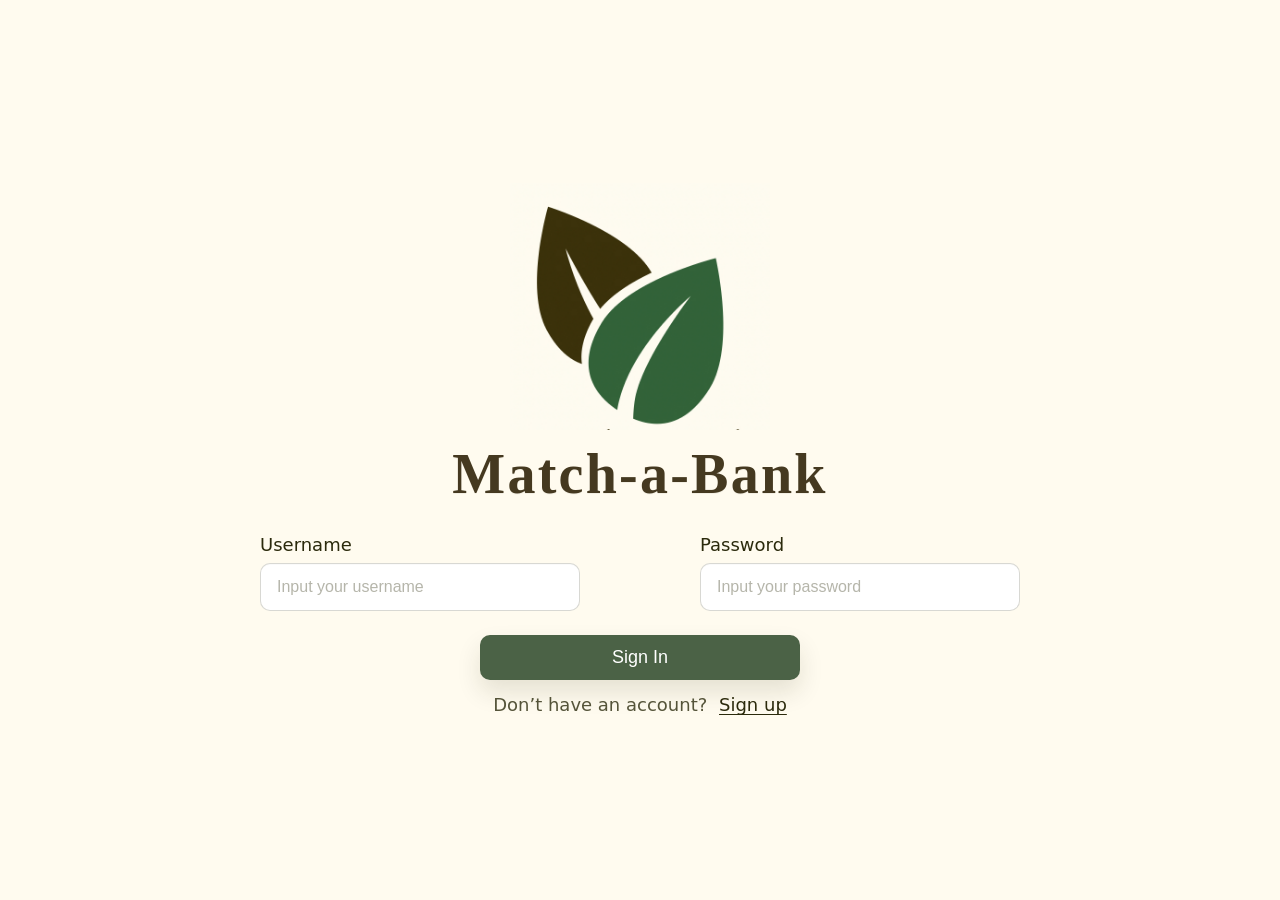
<file: src/gui/index.html>
<!doctype html>
<html lang="en">
  <head>
    <meta charset="UTF-8" />
    <meta name="viewport" content="width=device-width, initial-scale=1.0" />
    <title>Match-a-Bank</title>
    <link rel="stylesheet" href="./css/style.css" />
  </head>
  <body>
    <main class="page">
      <section class="card" aria-label="Login">
        <div class="brand">
          <div class="brand__logo-wrap">
            <img
              class="brand__logo"
              src="./images/logo.png"
              alt="Match-a-Bank logo"
              loading="eager"
              decoding="async"
            />
          </div>
          <h1 class="brand__name">Match-a-Bank</h1>
        </div>

        <form class="form" autocomplete="on">
          <div class="form__row">
            <label class="field">
              <span class="field__label">Username</span>
              <input
                class="field__input"
                type="text"
                name="username"
                placeholder="Input your username"
                autocomplete="username"
                required
              />
            </label>

            <label class="field">
              <span class="field__label">Password</span>
              <input
                class="field__input"
                type="password"
                name="password"
                placeholder="Input your password"
                autocomplete="current-password"
                required
              />
            </label>
          </div>

          <button class="btn" type="submit">Sign In</button>

          <p class="footer">
            <span>Don’t have an account?</span>
            <a class="footer__link" href="sign-in.html">Sign up</a>
          </p>
        </form>
      </section>
    </main>

    <div id="login-error" class="form__error" aria-live="polite"></div>

    <script src="./js/app.js" defer></script>
  </body>
</html>
</file>
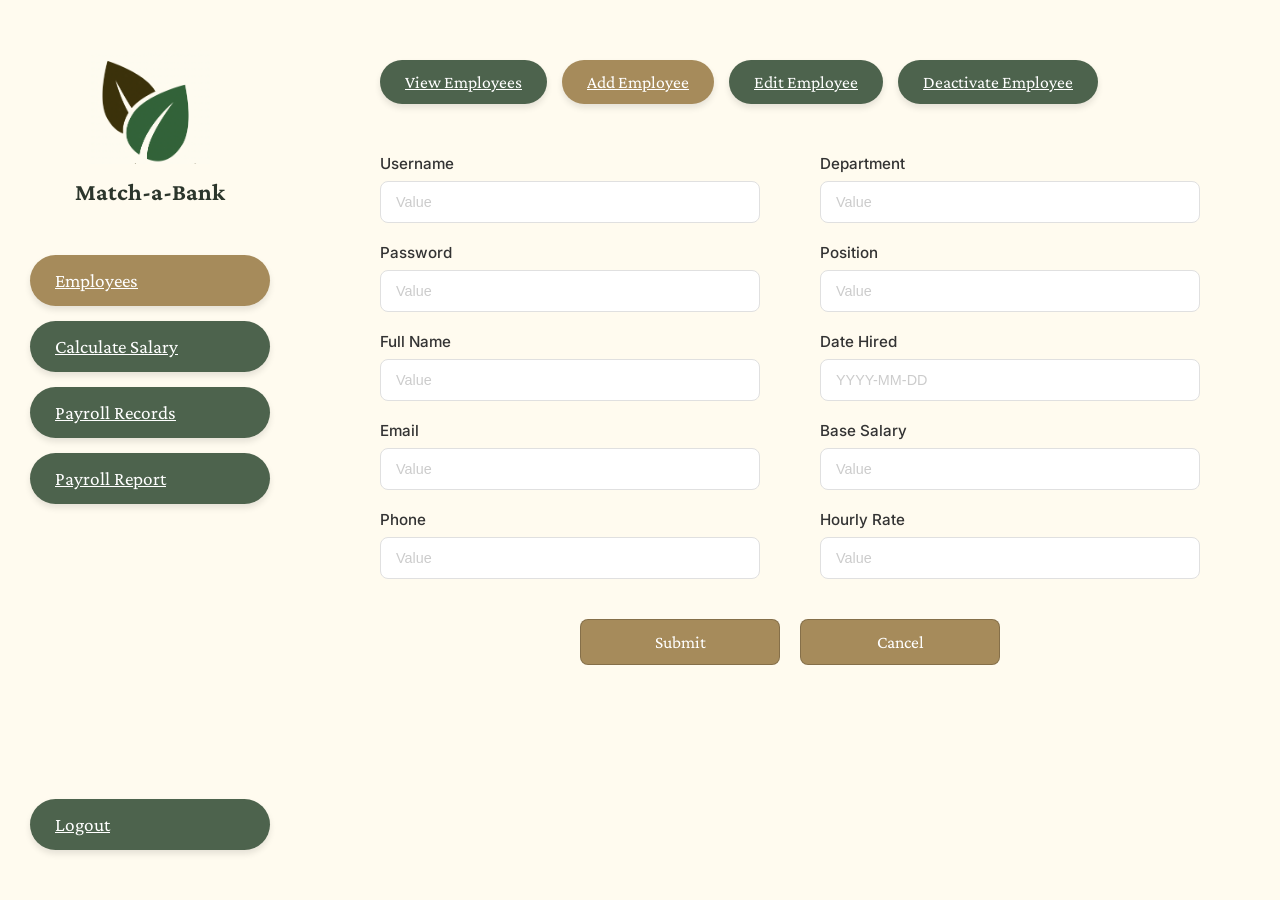
<file: src/gui/admin-employee-add.html>
<!DOCTYPE html>
<html lang="en">
<head>
    <meta charset="UTF-8">
    <meta name="viewport" content="width=device-width, initial-scale=1.0">
    <title>Match-a-Bank | Add Employee</title>
    <link rel="stylesheet" href="css/admin-employee-add.css">
    <link href="https://fonts.googleapis.com/css2?family=Crimson+Pro:wght@400;600&family=Inter:wght@400;500&display=swap" rel="stylesheet">
</head>
<body>

    <div class="app-container">
        <aside class="sidebar">
            <div class="logo-section">
                <img src="images/logo.png" alt="Match-a-Bank Logo" class="app-logo">
                <h1>Match-a-Bank</h1>
            </div>

            <nav class="nav-menu">
        <a href="admin-employee-dashboard.html" class="nav-btn active">Employees</a>
        <a href="admin-salary-search.html" class="nav-btn">Calculate Salary</a>
        <a href="admin-payroll-records.html" class="nav-btn">Payroll Records</a>
        <a href="admin-payroll-report.html" class="nav-btn">Payroll Report</a>
        <div class="spacer"></div>
        <a href="index.html" class="nav-btn logout">Logout</a>
    </nav>
        </aside>

        <main class="main-content">
            <header class="top-nav">
                <div class="action-tabs">
    <a href="admin-employee-view.html" class="tab-btn">View Employees</a>
    <a href="admin-employee-add.html" class="tab-btn active">Add Employee</a>
    <a href="admin-employee-edit-search.html" class="tab-btn">Edit Employee</a>
    <a href="admin-employee-deactivate-search.html" class="tab-btn">Deactivate Employee</a>
</div>
            </header>

            <section class="form-container">
                <form class="employee-form">
                    <div class="form-grid">
                        <div class="form-group">
                            <label>Username</label>
                            <input type="text" name="username" placeholder="Value" required>
                        </div>
                        <div class="form-group">
                            <label>Department</label>
                            <input type="text" name="department" placeholder="Value" required>
                        </div>
                        
                        <div class="form-group">
                            <label>Password</label>
                            <input type="password" name="password" placeholder="Value" required>
                        </div>
                        <div class="form-group">
                            <label>Position</label>
                            <input type="text" name="position" placeholder="Value" required>
                        </div>

                        <div class="form-group">
                            <label>Full Name</label>
                            <input type="text" name="full_name" placeholder="Value" required>
                        </div>
                        <div class="form-group">
                            <label>Date Hired</label>
                            <input type="text" name="date_hired" placeholder="YYYY-MM-DD">
                        </div>

                        <div class="form-group">
                            <label>Email</label>
                            <input type="email" name="email" placeholder="Value" required>
                        </div>
                        <div class="form-group">
                            <label>Base Salary</label>
                            <input type="number" name="base_salary" step="0.01" placeholder="Value" required>
                        </div>

                        <div class="form-group">
                            <label>Phone</label>
                            <input type="text" name="phone" placeholder="Value">
                        </div>
                        <div class="form-group">
                            <label>Hourly Rate</label>
                            <input type="number" name="hourly_rate" step="0.01" placeholder="Value" required>
                        </div>
                    </div>

                    <div class="form-actions">
                        <button type="submit" class="submit-btn">Submit</button>
                        <button type="reset" class="cancel-btn">Cancel</button>
                    </div>
                </form>
            </section>
        </main>
    </div>

    <div id="employee-add-message" class="form__message" aria-live="polite"></div>

    <script src="js/app.js" defer></script>

</body>
</html>
</file>
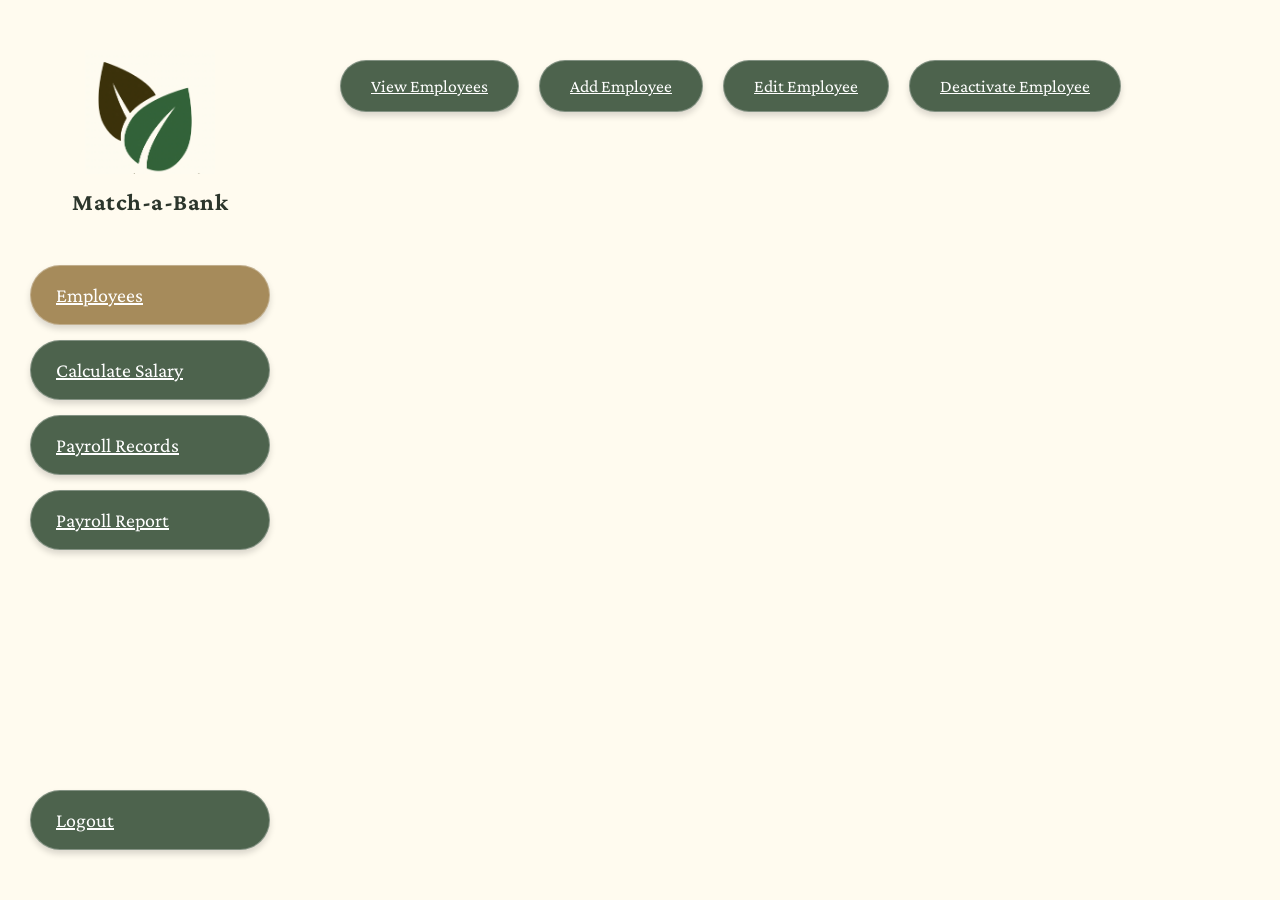
<file: src/gui/admin-employee-dashboard.html>
<!DOCTYPE html>
<html lang="en">
<head>
    <meta charset="UTF-8">
    <meta name="viewport" content="width=device-width, initial-scale=1.0">
    <title>Match-a-Bank | Admin Dashboard</title>
    <link rel="stylesheet" href="css/admin-employee-dashboard.css">
    <link href="https://fonts.googleapis.com/css2?family=Crimson+Pro:wght@400;600&family=Inter:wght@400;500&display=swap" rel="stylesheet">
</head>
<body>

    <div class="app-container">
        <aside class="sidebar">
            <div class="logo-section">
                <img src="images/logo.png" alt="Match-a-Bank Logo" class="app-logo">
                <h1>Match-a-Bank</h1>
            </div>

    <nav class="nav-menu">
        <a href="admin-employee-dashboard.html" class="nav-btn active">Employees</a>
        <a href="admin-salary-search.html" class="nav-btn">Calculate Salary</a>
        <a href="admin-payroll-records.html" class="nav-btn">Payroll Records</a>
        <a href="admin-payroll-report.html" class="nav-btn">Payroll Report</a>
        <div class="spacer"></div>
        <a href="index.html" class="nav-btn logout">Logout</a>
    </nav>
        </aside>

        <main class="main-content">
            <header class="top-nav">
                <div class="action-tabs">
    <a href="admin-employee-view.html" class="tab-btn">View Employees</a>
    <a href="admin-employee-add.html" class="tab-btn">Add Employee</a>
    <a href="admin-employee-edit-search.html" class="tab-btn">Edit Employee</a>
    <a href="admin-employee-deactivate-search.html" class="tab-btn">Deactivate Employee</a>
</div>
            </header>
            
            <div class="dashboard-body"></div>
        </main>
    </div>

</body>
</html>
</file>
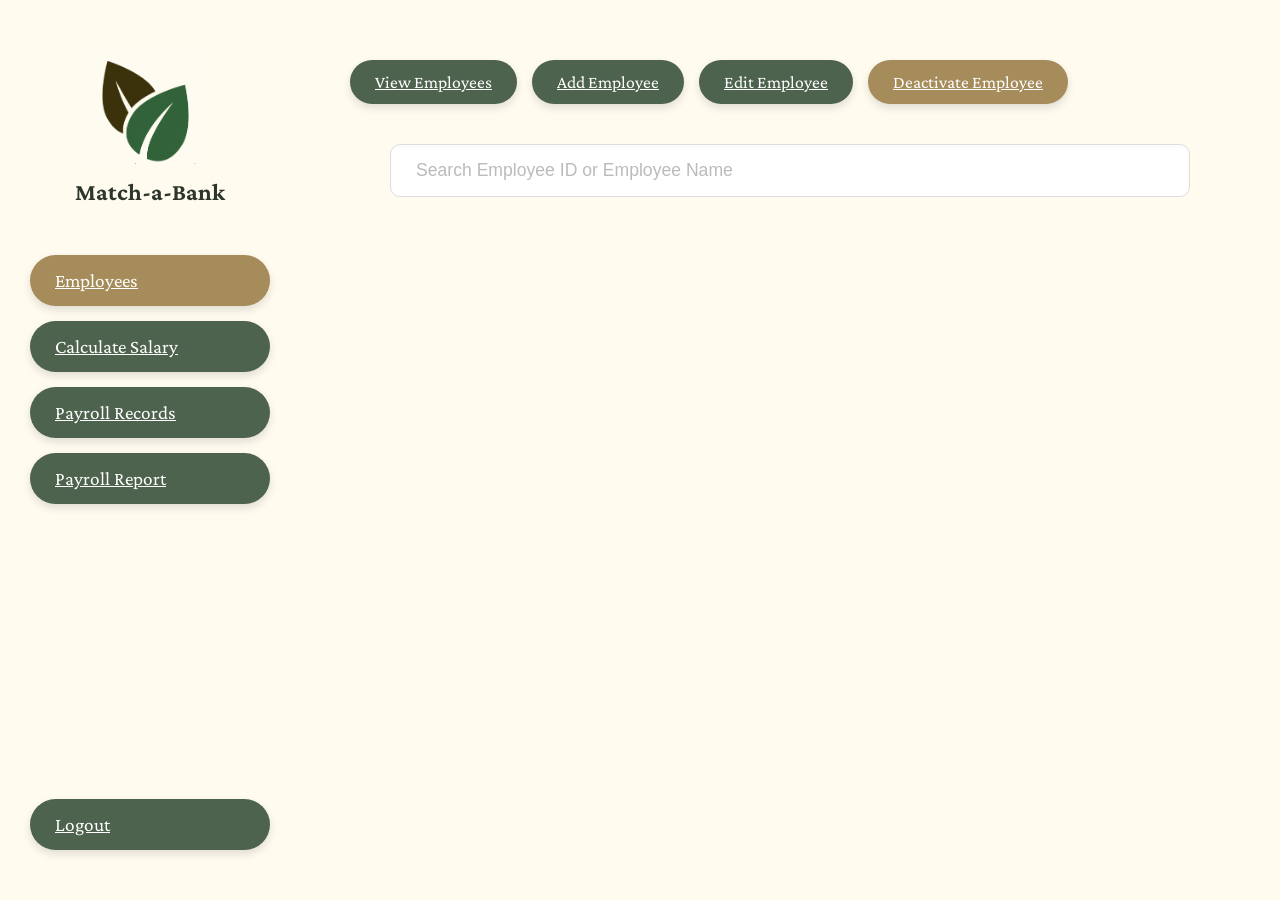
<file: src/gui/admin-employee-deactivate-search.html>
<!DOCTYPE html>
<html lang="en">
<head>
    <meta charset="UTF-8">
    <meta name="viewport" content="width=device-width, initial-scale=1.0">
    <title>Match-a-Bank | Deactivate Employee Search</title>
    <link rel="stylesheet" href="css/admin-employee-deactivate-search.css">
    <link href="https://fonts.googleapis.com/css2?family=Crimson+Pro:wght@400;600&family=Inter:wght@400;500&display=swap" rel="stylesheet">
</head>
<body>

    <div class="app-container">
        <aside class="sidebar">
            <div class="logo-section">
                <img src="images/logo.png" alt="Match-a-Bank Logo" class="app-logo">
                <h1>Match-a-Bank</h1>
            </div>

            <nav class="nav-menu">
        <a href="admin-employee-dashboard.html" class="nav-btn active">Employees</a>
        <a href="admin-salary-search.html" class="nav-btn">Calculate Salary</a>
        <a href="admin-payroll-records.html" class="nav-btn">Payroll Records</a>
        <a href="admin-payroll-report.html" class="nav-btn">Payroll Report</a>
        <div class="spacer"></div>
        <a href="index.html" class="nav-btn logout">Logout</a>
    </nav>
        </aside>

        <main class="main-content">
            <header class="top-nav">
                <div class="action-tabs">
    <a href="admin-employee-view.html" class="tab-btn">View Employees</a>
    <a href="admin-employee-add.html" class="tab-btn">Add Employee</a>
    <a href="admin-employee-edit-search.html" class="tab-btn">Edit Employee</a>
    <a href="admin-employee-deactivate-search.html" class="tab-btn active">Deactivate Employee</a>
</div>
            </header>

            <section class="search-section">
                <div class="search-wrapper">
                    <div class="search-icon">
                        <svg width="24" height="24" viewBox="0 0 24 24" fill="none" stroke="currentColor" stroke-width="3" stroke-linecap="round" stroke-linejoin="round">
                            <circle cx="11" cy="11" r="8"></circle>
                            <line x1="21" y1="21" x2="16.65" y2="16.65"></line>
                        </svg>
                    </div>
                    <input type="text" class="search-input" placeholder="Search Employee ID or Employee Name">
                </div>
            </section>
        </main>
    </div>

    <script src="js/app.js" defer></script>

</body>
</html>
</file>
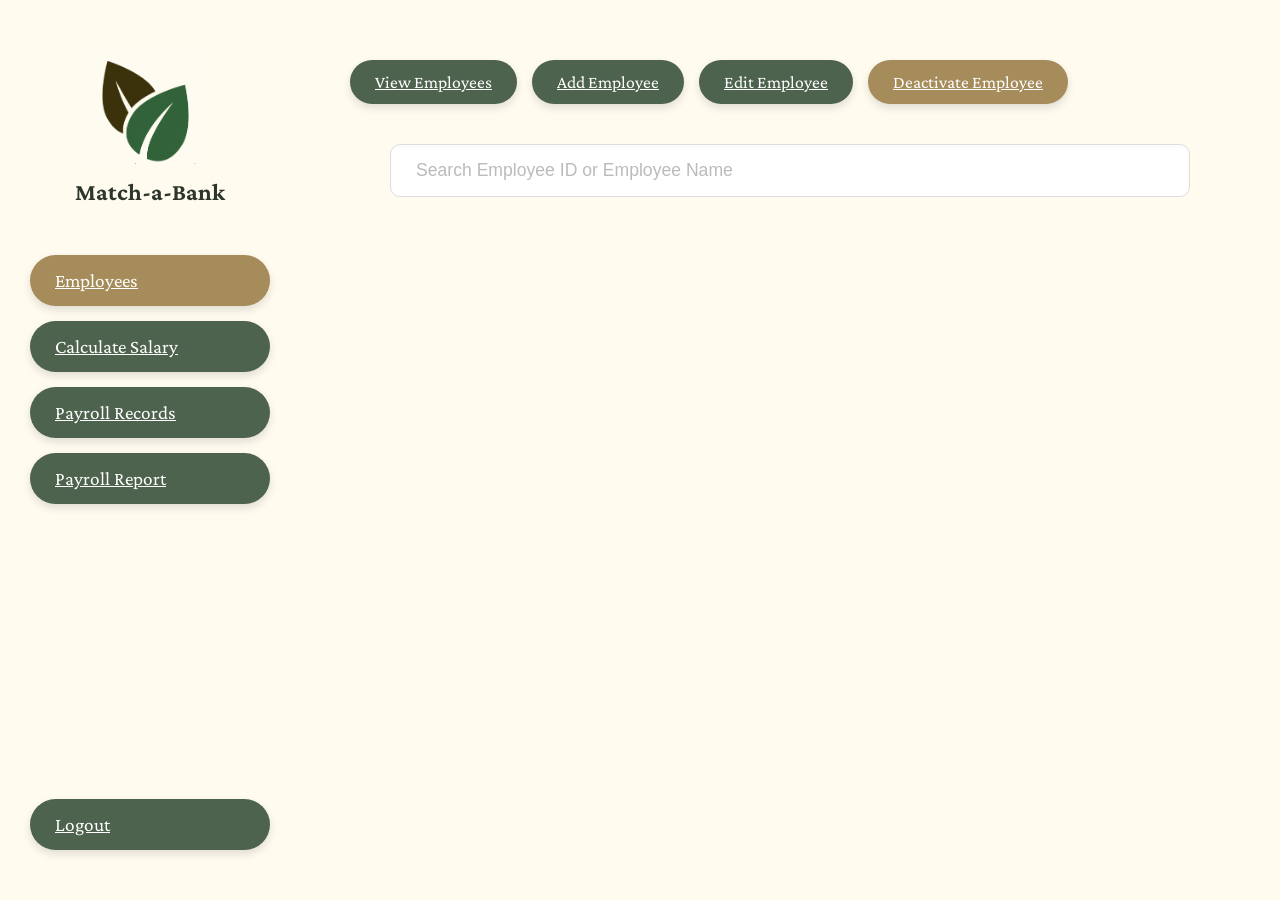
<file: src/gui/admin-employee-deactivate-status.html>
<!DOCTYPE html>
<html lang="en">
<head>
    <meta charset="UTF-8">
    <meta name="viewport" content="width=device-width, initial-scale=1.0">
    <title>Match-a-Bank | Deactivate Status</title>
    <link rel="stylesheet" href="css/admin-employee-deactivate-status.css">
    <link href="https://fonts.googleapis.com/css2?family=Crimson+Pro:wght@400;600&family=Inter:wght@400;500&display=swap" rel="stylesheet">
</head>
<body>

    <div class="app-container">
        <aside class="sidebar">
            <div class="logo-section">
                <img src="images/logo.png" alt="Match-a-Bank Logo" class="app-logo">
                <h1>Match-a-Bank</h1>
            </div>

            <nav class="nav-menu">
        <a href="admin-employee-dashboard.html" class="nav-btn active">Employees</a>
        <a href="admin-salary-search.html" class="nav-btn">Calculate Salary</a>
        <a href="admin-payroll-records.html" class="nav-btn">Payroll Records</a>
        <a href="admin-payroll-report.html" class="nav-btn">Payroll Report</a>
        <div class="spacer"></div>
        <a href="index.html" class="nav-btn logout">Logout</a>
    </nav>
        </aside>

        <main class="main-content">
            <header class="top-nav">
                <div class="action-tabs">
    <a href="admin-employee-view.html" class="tab-btn">View Employees</a>
    <a href="admin-employee-add.html" class="tab-btn">Add Employee</a>
    <a href="admin-employee-edit-search.html" class="tab-btn">Edit Employee</a>
    <a href="admin-employee-deactivate-search.html" class="tab-btn active">Deactivate Employee</a>
</div>
            </header>

            <section class="search-section">
                <div class="search-wrapper">
                    <div class="search-icon">
                        <svg width="24" height="24" viewBox="0 0 24 24" fill="none" stroke="currentColor" stroke-width="3" stroke-linecap="round" stroke-linejoin="round"><circle cx="11" cy="11" r="8"></circle><line x1="21" y1="21" x2="16.65" y2="16.65"></line></svg>
                    </div>
                    <input type="text" class="search-input" value="">
                </div>
                <p class="result-text"></p>
            </section>

            <div id="employee-deactivate-message" class="form__message" aria-live="polite"></div>

            <div class="modal-overlay">
                <div class="modal-card">
                    <div class="modal-body">
                        <h2>Deactivate: 1 - Heart Bhea Conserva</h2>
                        <p>This removes their access permanently.</p>
                    </div>
                    <div class="modal-actions">
                        <button class="confirm-btn">Deactivate</button>
                        <button class="cancel-btn">Cancel</button>
                    </div>
                </div>
            </div>
        </main>
    </div>

    <script src="js/app.js" defer></script>

</body>
</html>
</file>
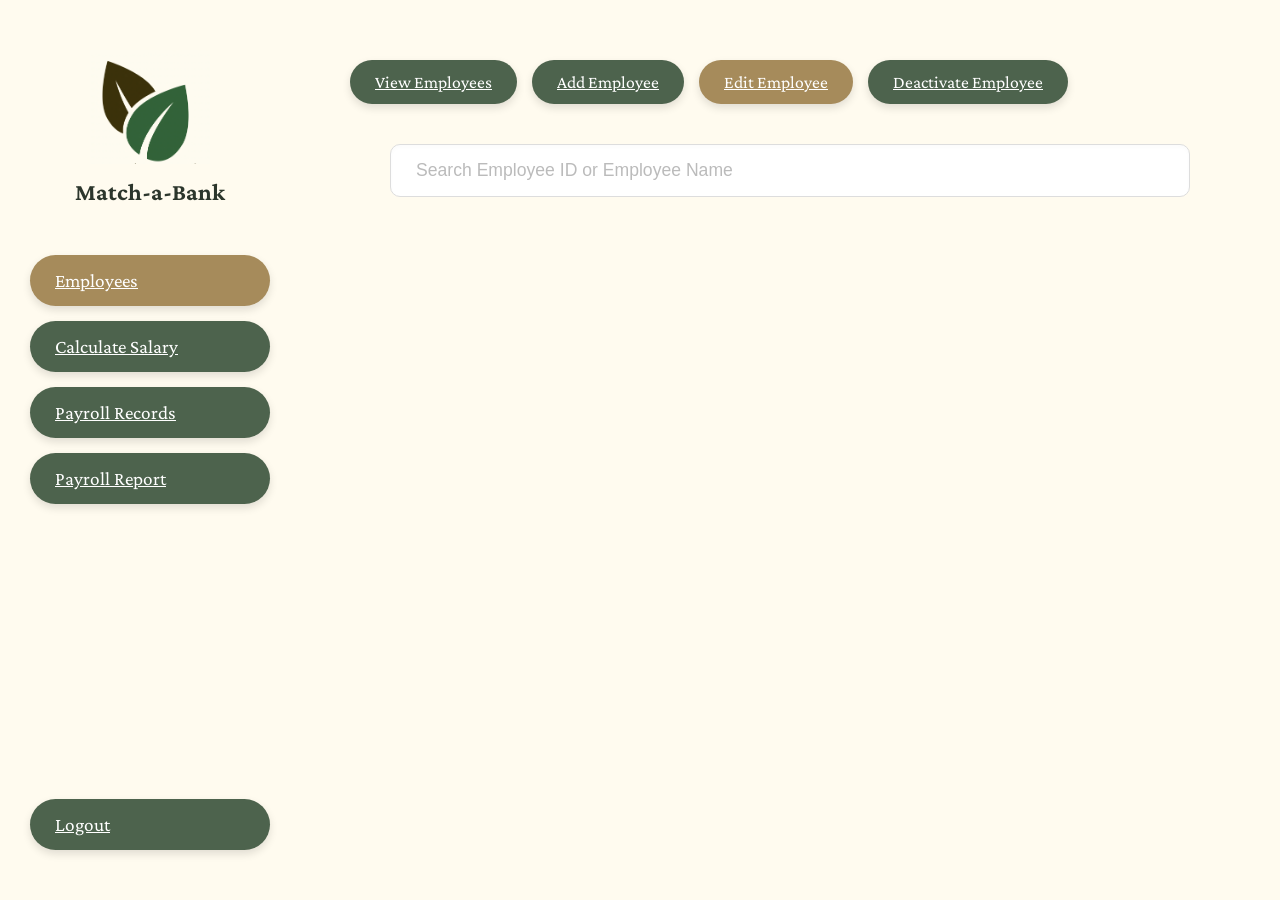
<file: src/gui/admin-employee-edit-found.html>
<!DOCTYPE html>
<html lang="en">
<head>
    <meta charset="UTF-8">
    <meta name="viewport" content="width=device-width, initial-scale=1.0">
    <title>Match-a-Bank | Edit Employee Found</title>
    <link rel="stylesheet" href="css/admin-employee-edit-found.css">
    <link href="https://fonts.googleapis.com/css2?family=Crimson+Pro:wght@400;600&family=Inter:wght@400;500&display=swap" rel="stylesheet">
</head>
<body>

    <div class="app-container">
        <aside class="sidebar">
            <div class="logo-section">
                <img src="images/logo.png" alt="Match-a-Bank Logo" class="app-logo">
                <h1>Match-a-Bank</h1>
            </div>

<nav class="nav-menu">
        <a href="admin-employee-dashboard.html" class="nav-btn active">Employees</a>
        <a href="admin-salary-search.html" class="nav-btn">Calculate Salary</a>
        <a href="admin-payroll-records.html" class="nav-btn">Payroll Records</a>
        <a href="admin-payroll-report.html" class="nav-btn">Payroll Report</a>
        <div class="spacer"></div>
        <a href="index.html" class="nav-btn logout">Logout</a>
    </nav>
        </aside>

        <main class="main-content">
            <header class="top-nav">
                <div class="action-tabs">
    <a href="admin-employee-view.html" class="tab-btn">View Employees</a>
    <a href="admin-employee-add.html" class="tab-btn">Add Employee</a>
    <a href="admin-employee-edit-search.html" class="tab-btn active">Edit Employee</a>
    <a href="admin-employee-deactivate-search.html" class="tab-btn">Deactivate Employee</a>
</div>
            </header>

            <section class="search-section">
                <div class="search-wrapper">
                    <div class="search-icon">
                        <svg width="24" height="24" viewBox="0 0 24 24" fill="none" stroke="currentColor" stroke-width="3" stroke-linecap="round" stroke-linejoin="round"><circle cx="11" cy="11" r="8"></circle><line x1="21" y1="21" x2="16.65" y2="16.65"></line></svg>
                    </div>
                    <input type="text" class="search-input" value="">
                </div>
                <p class="result-text"></p>
            </section>

            <section class="form-container">
                <div id="employee-edit-message" class="form__message" aria-live="polite"></div>
                <form class="employee-form">
                    <div class="form-grid">
                        <div class="form-group">
                            <label>Username</label>
                            <input type="text" name="username" placeholder="Value">
                        </div>
                        <div class="form-group">
                            <label>Department</label>
                            <input type="text" name="department" placeholder="Value">
                        </div>
                        <div class="form-group">
                            <label>Password</label>
                            <input type="password" name="password" placeholder="Value">
                        </div>
                        <div class="form-group">
                            <label>Position</label>
                            <input type="text" name="position" placeholder="Value">
                        </div>
                        <div class="form-group">
                            <label>Full Name</label>
                            <input type="text" name="full_name" placeholder="Value">
                        </div>
                        <div class="form-group">
                            <label>Date Hired</label>
                            <input type="text" name="date_hired" placeholder="YYYY-MM-DD">
                        </div>
                        <div class="form-group">
                            <label>Email</label>
                            <input type="email" name="email" placeholder="Value">
                        </div>
                        <div class="form-group">
                            <label>Base Salary</label>
                            <input type="text" name="base_salary" placeholder="Value">
                        </div>
                        <div class="form-group">
                            <label>Phone</label>
                            <input type="text" name="phone" placeholder="Value">
                        </div>
                        <div class="form-group">
                            <label>Hourly Rate</label>
                            <input type="text" name="hourly_rate" placeholder="Value">
                        </div>
                    </div>

                    <div class="form-actions">
                        <button type="submit" class="edit-btn">Edit</button>
                        <button type="button" class="cancel-btn">Cancel</button>
                    </div>
                </form>
            </section>
        </main>
    </div>

    <script src="js/app.js" defer></script>

</body>
</html>
</file>
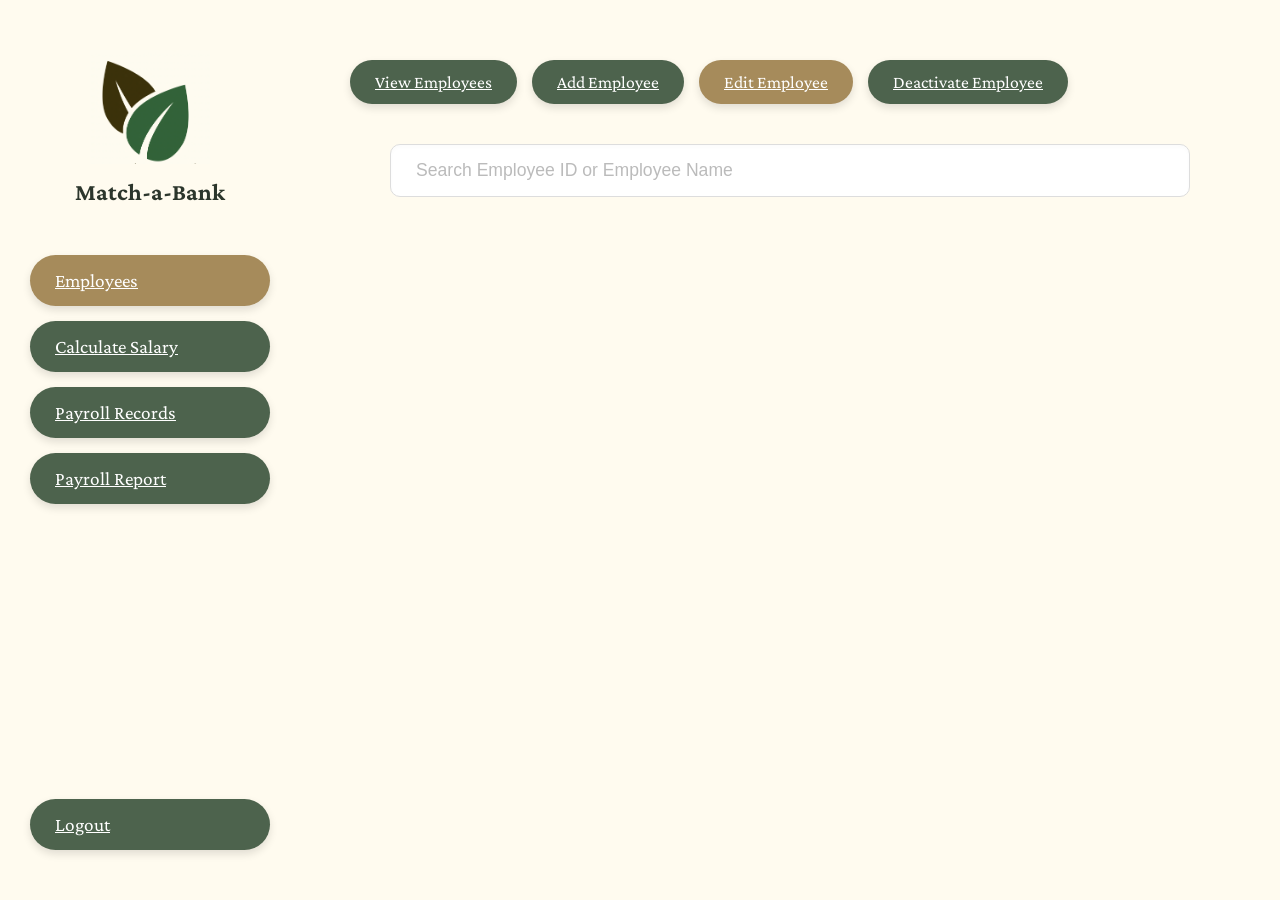
<file: src/gui/admin-employee-edit-search.html>
<!DOCTYPE html>
<html lang="en">
<head>
    <meta charset="UTF-8">
    <meta name="viewport" content="width=device-width, initial-scale=1.0">
    <title>Match-a-Bank | Edit Employee Search</title>
    <link rel="stylesheet" href="css/admin-employee-edit-search.css">
    <link href="https://fonts.googleapis.com/css2?family=Crimson+Pro:wght@400;600&family=Inter:wght@400;500&display=swap" rel="stylesheet">
</head>
<body>

    <div class="app-container">
        <aside class="sidebar">
            <div class="logo-section">
                <img src="images/logo.png" alt="Match-a-Bank Logo" class="app-logo">
                <h1>Match-a-Bank</h1>
            </div>

            <nav class="nav-menu">
        <a href="admin-employee-dashboard.html" class="nav-btn active">Employees</a>
        <a href="admin-salary-search.html" class="nav-btn">Calculate Salary</a>
        <a href="admin-payroll-records.html" class="nav-btn">Payroll Records</a>
        <a href="admin-payroll-report.html" class="nav-btn">Payroll Report</a>
        <div class="spacer"></div>
        <a href="index.html" class="nav-btn logout">Logout</a>
    </nav>
        </aside>

        <main class="main-content">
            <header class="top-nav">
                <div class="action-tabs">
    <a href="admin-employee-view.html" class="tab-btn">View Employees</a>
    <a href="admin-employee-add.html" class="tab-btn">Add Employee</a>
    <a href="admin-employee-edit-search.html" class="tab-btn active">Edit Employee</a>
    <a href="admin-employee-deactivate-search.html" class="tab-btn">Deactivate Employee</a>
</div>
            </header>

            <section class="search-section">
                <div class="search-wrapper">
                    <div class="search-icon">
                        <svg width="24" height="24" viewBox="0 0 24 24" fill="none" stroke="currentColor" stroke-width="3" stroke-linecap="round" stroke-linejoin="round"><circle cx="11" cy="11" r="8"></circle><line x1="21" y1="21" x2="16.65" y2="16.65"></line></svg>
                    </div>
                    <input type="text" class="search-input" placeholder="Search Employee ID or Employee Name">
                </div>
            </section>
        </main>
    </div>

    <script src="js/app.js" defer></script>

</body>
</html>
</file>
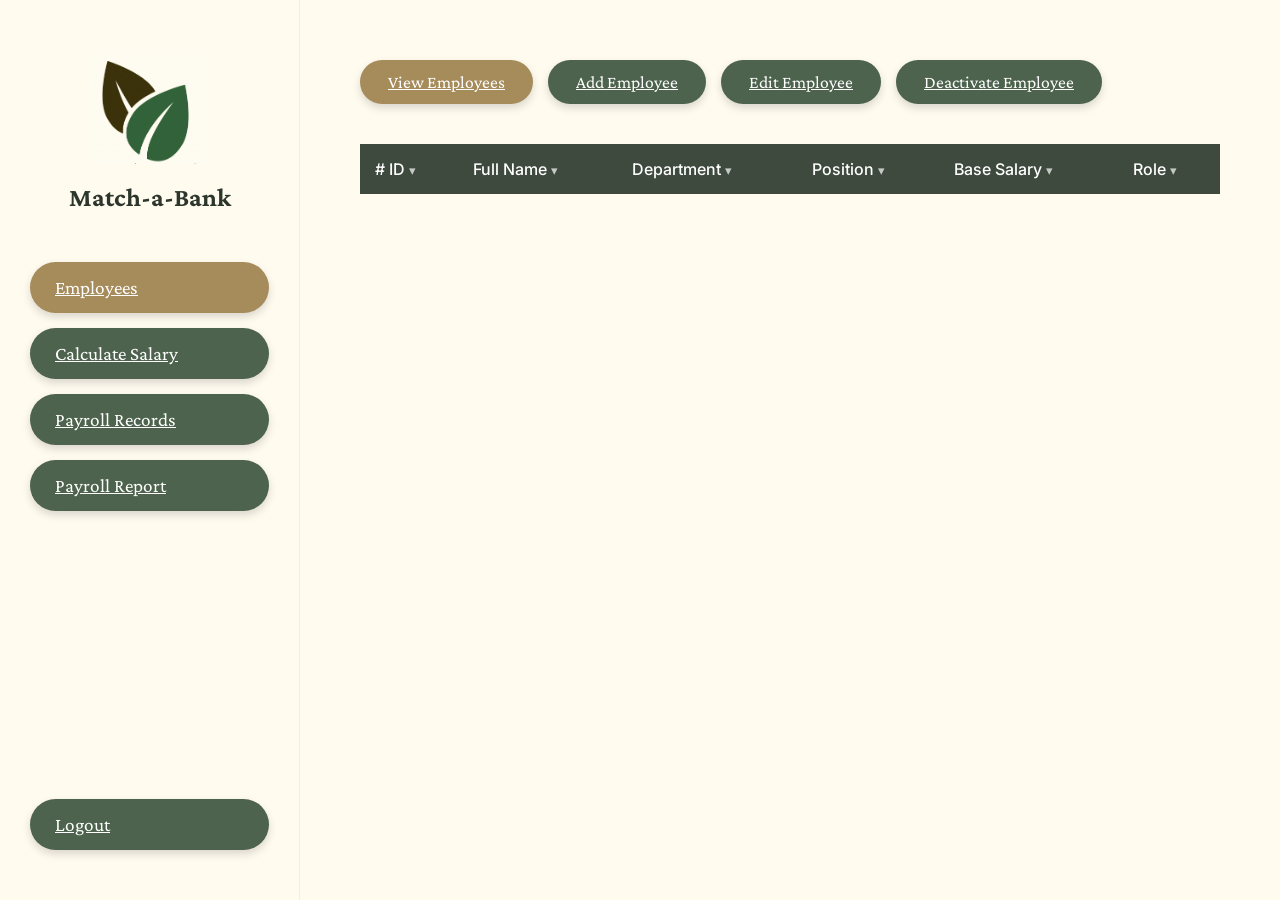
<file: src/gui/admin-employee-view.html>
<!DOCTYPE html>
<html lang="en">
<head>
    <meta charset="UTF-8">
    <meta name="viewport" content="width=device-width, initial-scale=1.0">
    <title>Match-a-Bank | Admin View</title>
    <link rel="stylesheet" href="css/admin-employee-view.css">
    <link href="https://fonts.googleapis.com/css2?family=Crimson+Pro:wght@400;600&family=Inter:wght@400;500&display=swap" rel="stylesheet">
</head>
<body>

    <div class="app-container">
        <aside class="sidebar">
            <div class="logo-section">
                <img src="images/logo.png" alt="Match-a-Bank Logo" class="app-logo">
                <h1>Match-a-Bank</h1>
            </div>

            <nav class="nav-menu">
        <a href="admin-employee-dashboard.html" class="nav-btn active">Employees</a>
        <a href="admin-salary-search.html" class="nav-btn">Calculate Salary</a>
        <a href="admin-payroll-records.html" class="nav-btn">Payroll Records</a>
        <a href="admin-payroll-report.html" class="nav-btn">Payroll Report</a>
        <div class="spacer"></div>
        <a href="index.html" class="nav-btn logout">Logout</a>
    </nav>
        </aside>

        <main class="main-content">
            <header class="content-header">
                <div class="action-tabs">
    <a href="admin-employee-view.html" class="tab-btn active">View Employees</a>
    <a href="admin-employee-add.html" class="tab-btn">Add Employee</a>
    <a href="admin-employee-edit-search.html" class="tab-btn">Edit Employee</a>
    <a href="admin-employee-deactivate-search.html" class="tab-btn">Deactivate Employee</a>
</div>
            </header>

            <section class="table-section">
                <table class="employee-table">
                    <thead>
                        <tr>
                            <th># ID <span>▾</span></th>
                            <th>Full Name <span>▾</span></th>
                            <th>Department <span>▾</span></th>
                            <th>Position <span>▾</span></th>
                            <th>Base Salary <span>▾</span></th>
                            <th>Role <span>▾</span></th>
                        </tr>
                    </thead>
                    <tbody>
                    </tbody>
                </table>
            </section>
        </main>
    </div>

    <div id="admin-employee-view-message" class="form__message" aria-live="polite"></div>

    <script src="js/app.js" defer></script>

</body>
</html>
</file>
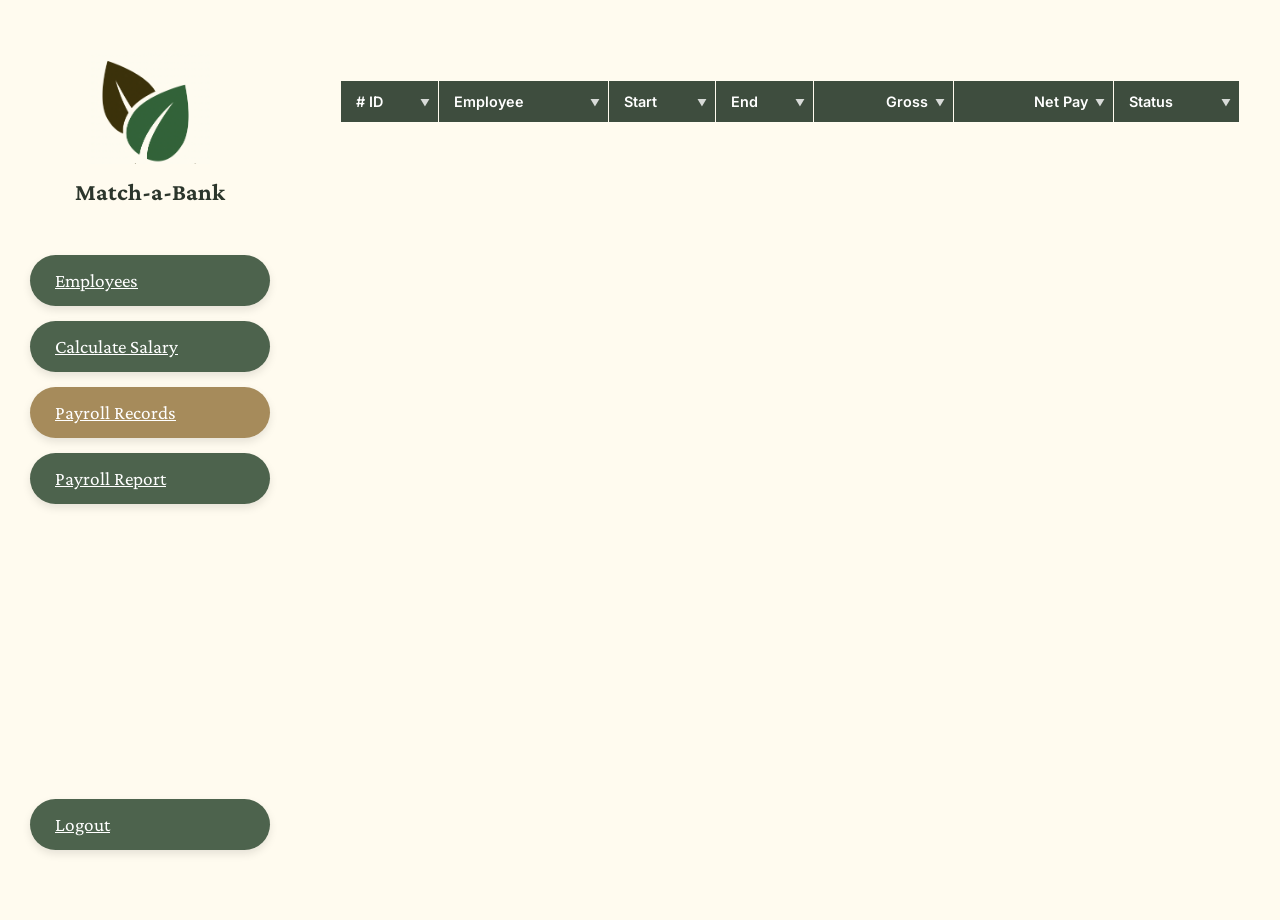
<file: src/gui/admin-payroll-records.html>
<!DOCTYPE html>
<html lang="en">
<head>
    <meta charset="UTF-8">
    <meta name="viewport" content="width=device-width, initial-scale=1.0">
    <title>Match-a-Bank | Payroll Records</title>
    <link rel="stylesheet" href="css/admin-payroll-records.css">
    <link href="https://fonts.googleapis.com/css2?family=Crimson+Pro:wght@400;600&family=Inter:wght@400;500;600&display=swap" rel="stylesheet">
</head>
<body>

    <div class="app-container">
        <aside class="sidebar">
            <div class="logo-section">
                <img src="images/logo.png" alt="Match-a-Bank Logo" class="app-logo">
                <h1>Match-a-Bank</h1>
            </div>

            <nav class="nav-menu">
        <a href="admin-employee-dashboard.html" class="nav-btn">Employees</a>
        <a href="admin-salary-search.html" class="nav-btn">Calculate Salary</a>
        <a href="admin-payroll-records.html" class="nav-btn active">Payroll Records</a>
        <a href="admin-payroll-report.html" class="nav-btn">Payroll Report</a>
        <div class="spacer"></div>
        <a href="index.html" class="nav-btn logout">Logout</a>
    </nav>
        </aside>

        <main class="main-content">
            <section class="table-container">
                <table class="records-table">
                    <thead>
                        <tr>
                            <th># ID <span class="sort-icon"></span></th>
                            <th>Employee <span class="sort-icon"></span></th>
                            <th>Start <span class="sort-icon"></span></th>
                            <th>End <span class="sort-icon"></span></th>
                            <th>Gross <span class="sort-icon"></span></th>
                            <th>Net Pay <span class="sort-icon"></span></th>
                            <th>Status <span class="sort-icon"></span></th>
                        </tr>
                    </thead>
                    <tbody>
                    </tbody>
                </table>
            </section>
        </main>
    </div>

    <div id="admin-payroll-records-message" class="form__message" aria-live="polite"></div>

    <script src="js/app.js" defer></script>

</body>
</html>
</file>
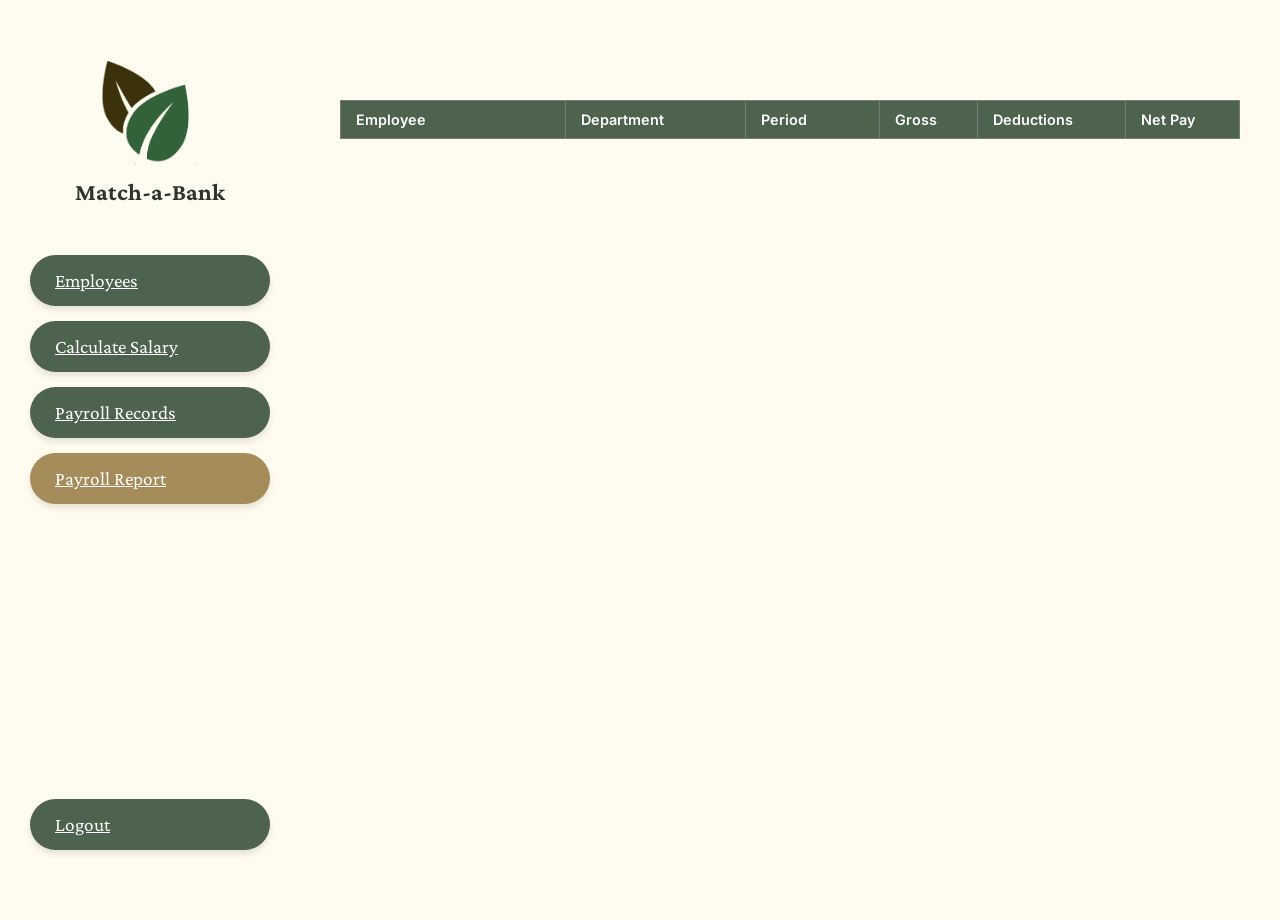
<file: src/gui/admin-payroll-report.html>
<!DOCTYPE html>
<html lang="en">
<head>
    <meta charset="UTF-8">
    <meta name="viewport" content="width=device-width, initial-scale=1.0">
    <title>Match-a-Bank | Payroll Report</title>
    <link rel="stylesheet" href="css/admin-payroll-report.css">
    <link href="https://fonts.googleapis.com/css2?family=Crimson+Pro:wght@400;600&family=Inter:wght@400;500;600&display=swap" rel="stylesheet">
</head>
<body>

    <div class="app-container">
        <aside class="sidebar">
            <div class="logo-section">
                <img src="images/logo.png" alt="Match-a-Bank Logo" class="app-logo">
                <h1>Match-a-Bank</h1>
            </div>

            <nav class="nav-menu">
        <a href="admin-employee-dashboard.html" class="nav-btn">Employees</a>
        <a href="admin-salary-search.html" class="nav-btn">Calculate Salary</a>
        <a href="admin-payroll-records.html" class="nav-btn">Payroll Records</a>
        <a href="admin-payroll-report.html" class="nav-btn active">Payroll Report</a>
        <div class="spacer"></div>
        <a href="index.html" class="nav-btn logout">Logout</a>
    </nav>
        </aside>

        <main class="main-content">
            <section class="report-table-container">
                <table class="payroll-summary-table">
                    <thead>
                        <tr>
                            <th>Employee</th>
                            <th>Department</th>
                            <th>Period</th>
                            <th>Gross</th>
                            <th>Deductions</th>
                            <th>Net Pay</th>
                        </tr>
                    </thead>
                    <tbody>
                    </tbody>
                </table>
            </section>
        </main>
    </div>

    <div id="admin-payroll-report-message" class="form__message" aria-live="polite"></div>

    <script src="js/app.js" defer></script>

</body>
</html>
</file>
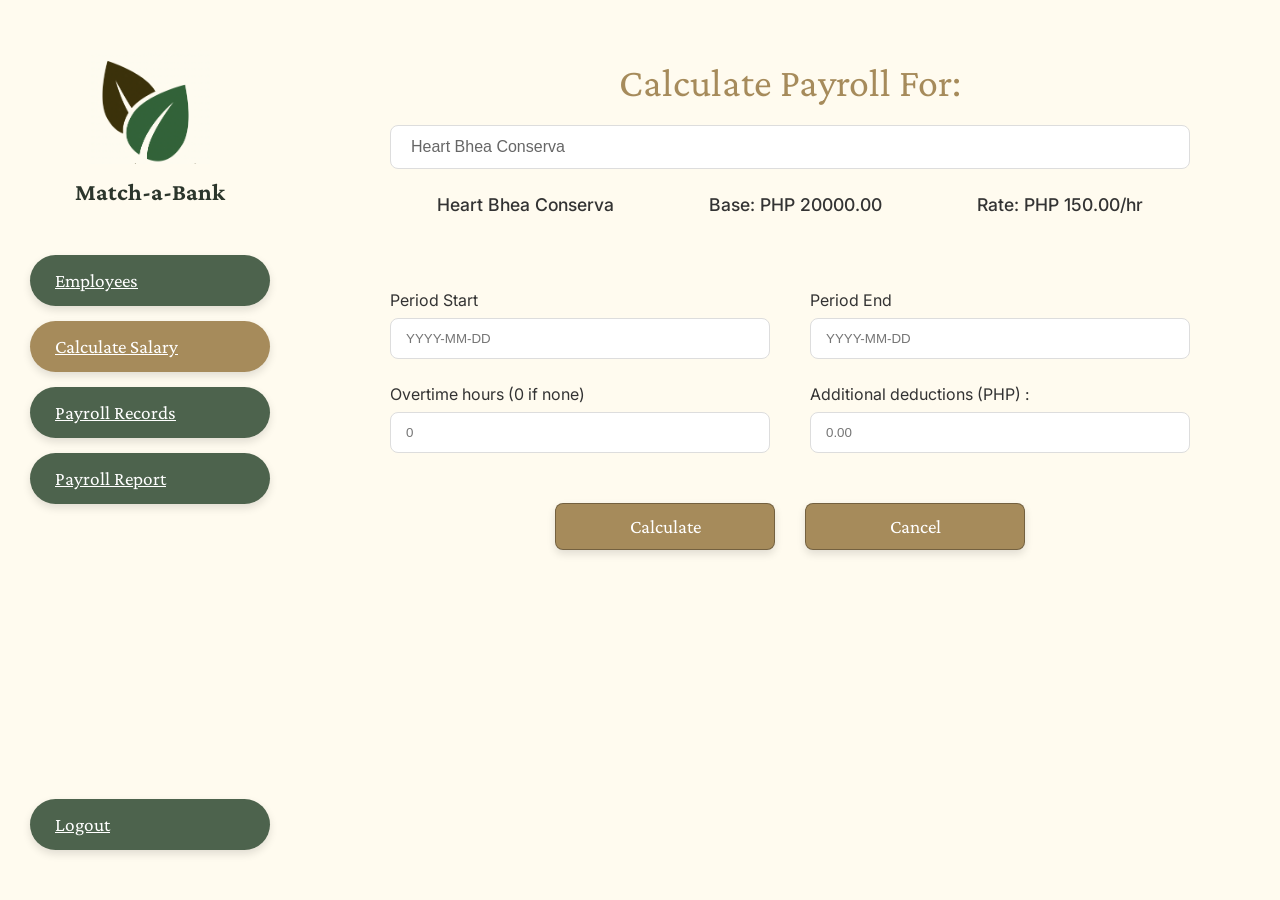
<file: src/gui/admin-salary-edit.html>
<!DOCTYPE html>
<html lang="en">
<head>
    <meta charset="UTF-8">
    <meta name="viewport" content="width=device-width, initial-scale=1.0">
    <title>Match-a-Bank | Calculate Salary Edit</title>
    <link rel="stylesheet" href="css/admin-salary-edit.css">
    <link href="https://fonts.googleapis.com/css2?family=Crimson+Pro:wght@400;600&family=Inter:wght@400;500&display=swap" rel="stylesheet">
</head>
<body>

    <div class="app-container">
        <aside class="sidebar">
            <div class="logo-section">
                <img src="images/logo.png" alt="Match-a-Bank Logo" class="app-logo">
                <h1>Match-a-Bank</h1>
            </div>

            <nav class="nav-menu">
        <a href="admin-employee-dashboard.html" class="nav-btn">Employees</a>
        <a href="admin-salary-search.html" class="nav-btn active">Calculate Salary</a>
        <a href="admin-payroll-records.html" class="nav-btn">Payroll Records</a>
        <a href="admin-payroll-report.html" class="nav-btn">Payroll Report</a>
        <div class="spacer"></div>
        <a href="index.html" class="nav-btn logout">Logout</a>
    </nav>
        </aside>

        <main class="main-content">
            <div class="salary-header">
                <h2>Calculate Payroll For:</h2>
            </div>
            
            <section class="search-section">
                <div class="search-wrapper">
                    <input type="text" class="search-input" value="Heart Bhea Conserva">
                </div>
            </section>

            <div class="employee-info-bar">
                <span>Heart Bhea Conserva</span>
                <span>Base: PHP 20000.00</span>
                <span>Rate: PHP 150.00/hr</span>
            </div>

            <section class="form-container">
                <div id="salary-calc-message" class="message" aria-live="polite"></div>
                <form class="payroll-form">
                    <div class="form-grid">
                        <div class="form-group">
                            <label>Period Start</label>
                            <input type="text" name="period_start" placeholder="YYYY-MM-DD">
                        </div>
                        <div class="form-group">
                            <label>Period End</label>
                            <input type="text" name="period_end" placeholder="YYYY-MM-DD">
                        </div>
                        <div class="form-group">
                            <label>Overtime hours (0 if none)</label>
                            <input type="text" name="overtime_hours" placeholder="0">
                        </div>
                        <div class="form-group">
                            <label>Additional deductions (PHP) :</label>
                            <input type="text" name="other_deductions" placeholder="0.00">
                        </div>
                    </div>

                    <div class="form-actions">
                        <button type="button" class="calc-btn">Calculate</button>
                        <button type="button" class="cancel-btn">Cancel</button>
                    </div>
                </form>
            </section>
        </main>
    </div>

    <script src="js/app.js"></script>
</body>
</html>
</file>
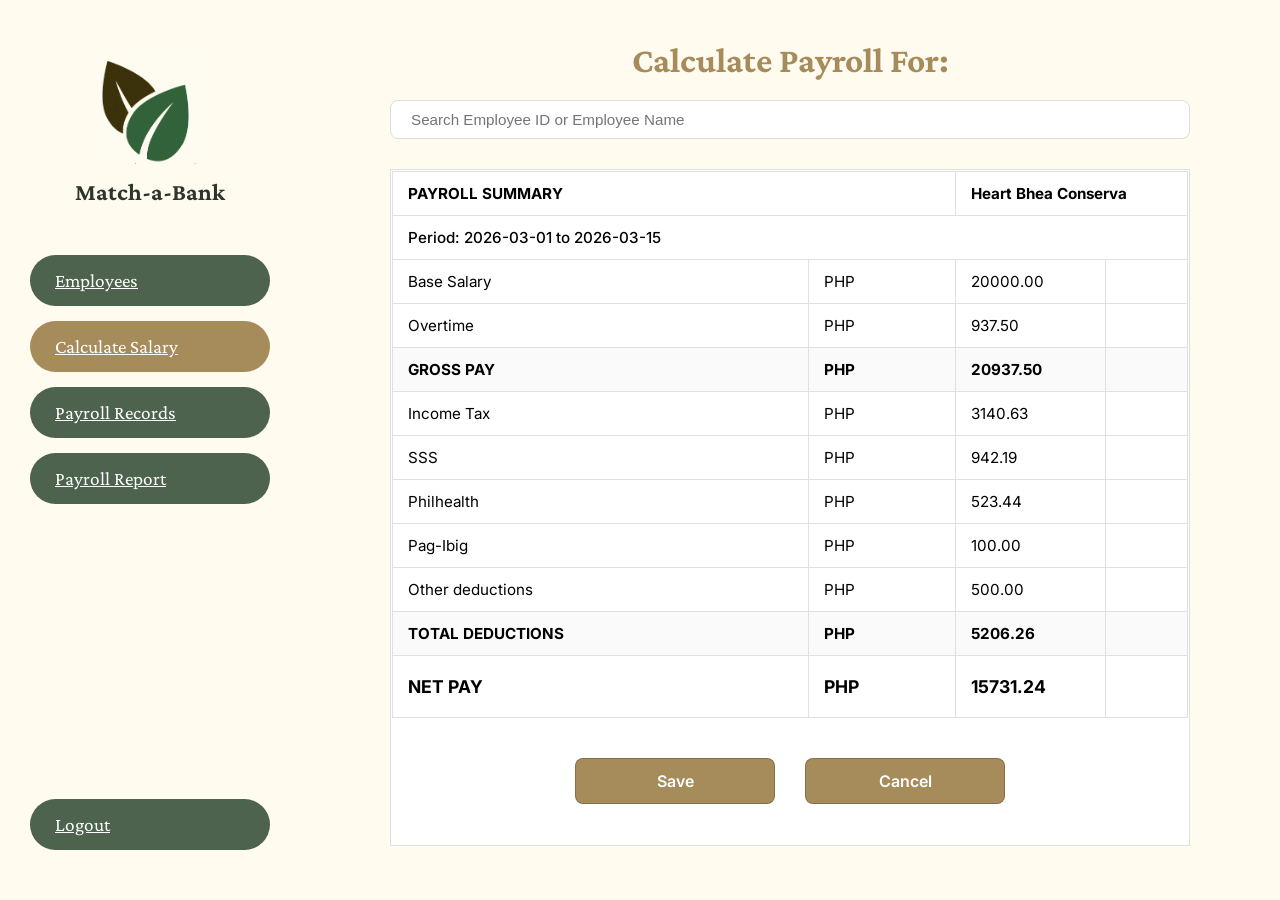
<file: src/gui/admin-salary-report.html>
<!DOCTYPE html>
<html lang="en">
<head>
    <meta charset="UTF-8">
    <meta name="viewport" content="width=device-width, initial-scale=1.0">
    <title>Match-a-Bank | Salary Report</title>
    <link rel="stylesheet" href="css/admin-salary-report.css">
    <link href="https://fonts.googleapis.com/css2?family=Crimson+Pro:wght@400;600&family=Inter:wght@400;500;600;700&display=swap" rel="stylesheet">
</head>
<body>

    <div class="app-container">
        <aside class="sidebar">
            <div class="logo-section">
                <img src="images/logo.png" alt="Match-a-Bank Logo" class="app-logo">
                <h1>Match-a-Bank</h1>
            </div>

            <nav class="nav-menu">
        <a href="admin-employee-dashboard.html" class="nav-btn">Employees</a>
        <a href="admin-salary-search.html" class="nav-btn active">Calculate Salary</a>
        <a href="admin-payroll-records.html" class="nav-btn">Payroll Records</a>
        <a href="admin-payroll-report.html" class="nav-btn">Payroll Report</a>
        <div class="spacer"></div>
        <a href="index.html" class="nav-btn logout">Logout</a>
    </nav>
        </aside>

        <main class="main-content">
            <div class="salary-header">
                <h2>Calculate Payroll For:</h2>
            </div>
            
            <div class="search-section">
                <input type="text" class="search-input" placeholder="Search Employee ID or Employee Name">
            </div>

            <section class="report-container">
                <table class="report-table">
                    <thead>
                        <tr>
                            <th colspan="2">PAYROLL SUMMARY</th>
                            <th colspan="2" class="emp-name-header">Heart Bhea Conserva</th>
                        </tr>
                    </thead>
                    <tbody>
                        <tr>
                            <td colspan="4" class="period-row">Period: 2026-03-01 to 2026-03-15</td>
                        </tr>
                        <tr>
                            <td>Base Salary</td>
                            <td>PHP</td>
                            <td class="amount">20000.00</td>
                            <td></td>
                        </tr>
                        <tr>
                            <td>Overtime</td>
                            <td>PHP</td>
                            <td class="amount">937.50</td>
                            <td></td>
                        </tr>
                        <tr class="highlight-row">
                            <td><strong>GROSS PAY</strong></td>
                            <td><strong>PHP</strong></td>
                            <td class="amount"><strong>20937.50</strong></td>
                            <td></td>
                        </tr>
                        <tr>
                            <td>Income Tax</td>
                            <td>PHP</td>
                            <td class="amount">3140.63</td>
                            <td></td>
                        </tr>
                        <tr>
                            <td>SSS</td>
                            <td>PHP</td>
                            <td class="amount">942.19</td>
                            <td></td>
                        </tr>
                        <tr>
                            <td>Philhealth</td>
                            <td>PHP</td>
                            <td class="amount">523.44</td>
                            <td></td>
                        </tr>
                        <tr>
                            <td>Pag-Ibig</td>
                            <td>PHP</td>
                            <td class="amount">100.00</td>
                            <td></td>
                        </tr>
                        <tr>
                            <td>Other deductions</td>
                            <td>PHP</td>
                            <td class="amount">500.00</td>
                            <td></td>
                        </tr>
                        <tr class="highlight-row">
                            <td><strong>TOTAL DEDUCTIONS</strong></td>
                            <td><strong>PHP</strong></td>
                            <td class="amount"><strong>5206.26</strong></td>
                            <td></td>
                        </tr>
                        <tr class="net-pay-row">
                            <td><strong>NET PAY</strong></td>
                            <td><strong>PHP</strong></td>
                            <td class="amount"><strong>15731.24</strong></td>
                            <td></td>
                        </tr>
                    </tbody>
                </table>

                <div class="form-actions">
             <button type="button" class="save-btn" onclick="window.location.href='admin-payroll-report.html'">Save</button>
            <button type="button" class="cancel-btn">Cancel</button>
        </div>
            </section>
        </main>
    </div>

    <script src="js/app.js"></script>
</body>
</html>
</file>
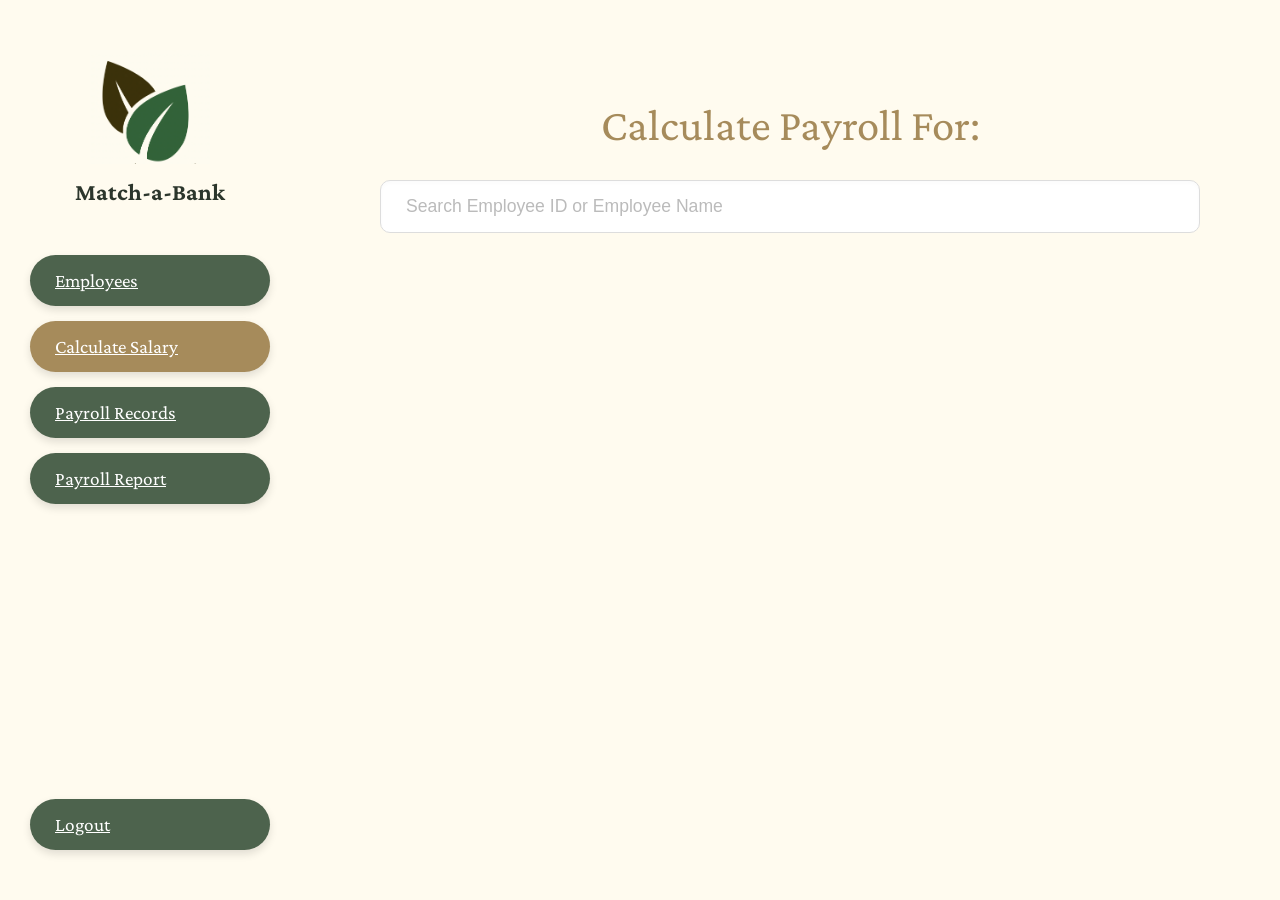
<file: src/gui/admin-salary-search.html>
<!DOCTYPE html>
<html lang="en">
<head>
    <meta charset="UTF-8">
    <meta name="viewport" content="width=device-width, initial-scale=1.0">
    <title>Match-a-Bank | Calculate Salary Search</title>
    <link rel="stylesheet" href="css/admin-salary-search.css">
    <link href="https://fonts.googleapis.com/css2?family=Crimson+Pro:wght@400;600&family=Inter:wght@400;500&display=swap" rel="stylesheet">
</head>
<body>

    <div class="app-container">
        <aside class="sidebar">
            <div class="logo-section">
                <img src="images/logo.png" alt="Match-a-Bank Logo" class="app-logo">
                <h1>Match-a-Bank</h1>
            </div>

            <nav class="nav-menu">
        <a href="admin-employee-dashboard.html" class="nav-btn">Employees</a>
        <a href="admin-salary-search.html" class="nav-btn active">Calculate Salary</a>
        <a href="admin-payroll-records.html" class="nav-btn">Payroll Records</a>
        <a href="admin-payroll-report.html" class="nav-btn">Payroll Report</a>
        <div class="spacer"></div>
        <a href="index.html" class="nav-btn logout">Logout</a>
    </nav>
        </aside>

        <main class="main-content">
            <div class="salary-header">
                <h2>Calculate Payroll For:</h2>
            </div>
            
            <section class="search-section">
                <div class="search-wrapper">
                    <input type="text" class="search-input" placeholder="Search Employee ID or Employee Name">
                </div>
            </section>
        </main>
    </div>

    <script src="js/app.js" defer></script>

</body>
</html>
</file>
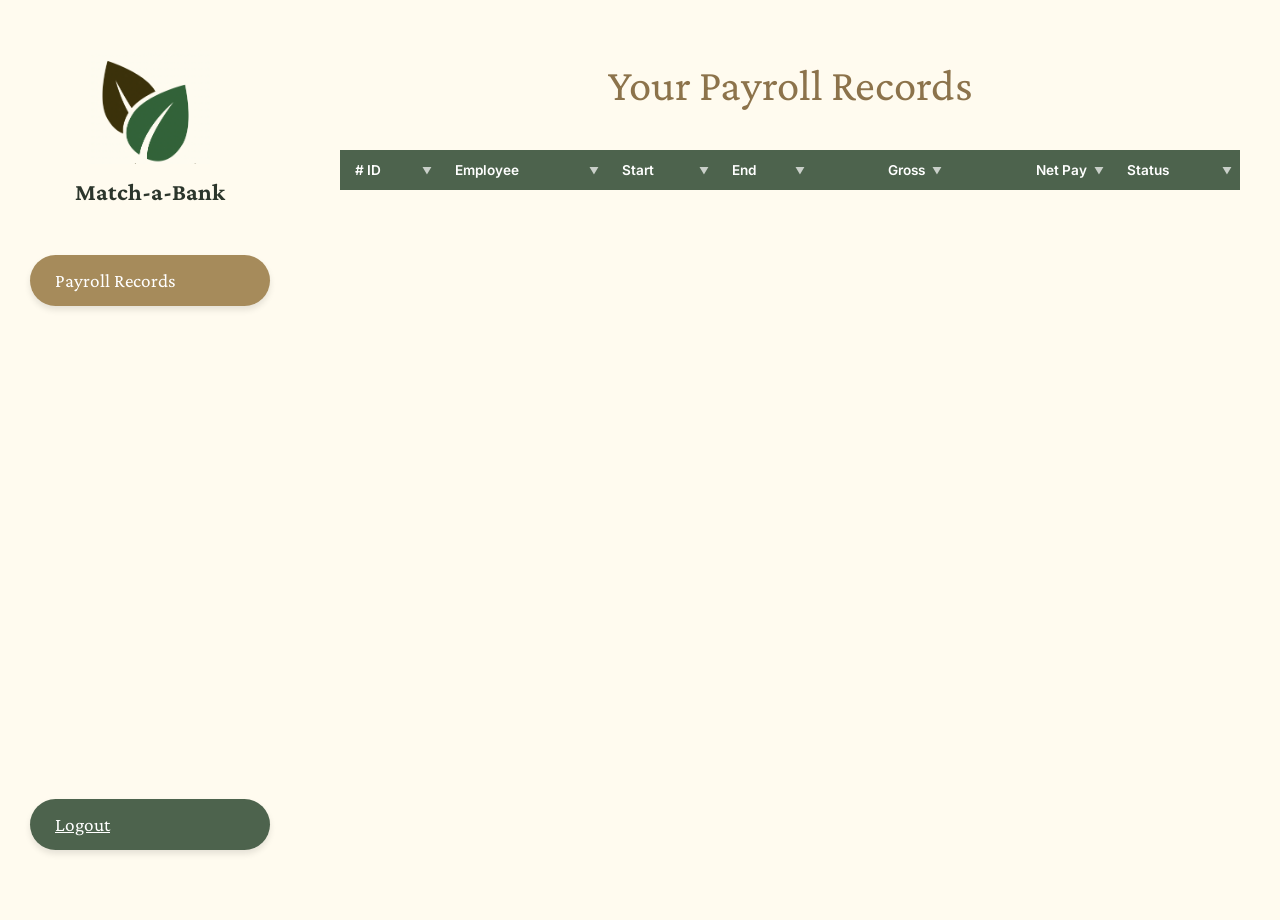
<file: src/gui/employee-payroll.html>
<!DOCTYPE html>
<html lang="en">
<head>
    <meta charset="UTF-8">
    <meta name="viewport" content="width=device-width, initial-scale=1.0">
    <title>Match-a-Bank | Your Payroll Records</title>
    <link rel="stylesheet" href="css/employee-payroll.css">
    <link href="https://fonts.googleapis.com/css2?family=Crimson+Pro:wght@400;600&family=Inter:wght@400;500;600&display=swap" rel="stylesheet">
</head>
<body>

    <div class="app-container">
        <aside class="sidebar">
            <div class="logo-section">
                <img src="images/logo.png" alt="Match-a-Bank Logo" class="app-logo">
                <h1>Match-a-Bank</h1>
            </div>

            <nav class="nav-menu">
                <button class="nav-btn active">Payroll Records</button>
                <div class="spacer"></div>
                 <a href="index.html" class="nav-btn logout">Logout</a>
            </nav>
        </aside>

        <main class="main-content">
            <header class="page-header">
                <h2>Your Payroll Records</h2>
            </header>

            <section class="table-container">
                <table class="payroll-table">
                    <thead>
                        <tr>
                            <th># ID <span class="sort-icon"></span></th>
                            <th>Employee <span class="sort-icon"></span></th>
                            <th>Start <span class="sort-icon"></span></th>
                            <th>End <span class="sort-icon"></span></th>
                            <th>Gross <span class="sort-icon"></span></th>
                            <th>Net Pay <span class="sort-icon"></span></th>
                            <th>Status <span class="sort-icon"></span></th>
                        </tr>
                    </thead>
                    <tbody>
                    </tbody>
                </table>
            </section>
        </main>
    </div>

    <div id="employee-payroll-message" class="form__message" aria-live="polite"></div>

    <script src="js/app.js" defer></script>

</body>
</html>
</file>
<file: src/gui/css/style.css>
:root {
  --bg: #FFFBEF;
  --text: #2b2a0c;
  --muted: rgba(43, 42, 12, 0.8);
  --border: rgba(43, 42, 12, 0.18);
  --shadow: 0 18px 60px rgba(20, 20, 20, 0.10);
  --btn: #4b6246;
  --btn-hover: #3f5440;
  --input-bg: #ffffff;
}

*,
*::before,
*::after {
  box-sizing: border-box;
}

html,
body {
  height: 100%;
}

body {
  margin: 0;
  font-family: ui-sans-serif, system-ui, -apple-system, Segoe UI, Roboto, Helvetica,
    Arial, "Apple Color Emoji", "Segoe UI Emoji";
  background: var(--bg);
  color: var(--text);
}

.page {
  min-height: 100%;
  display: grid;
  place-items: center;
  padding: 48px 24px;
}

.card {
  width: min(980px, 100%);
  padding: 20px 20px 28px;
  display: grid;
  justify-items: center;
  gap: 18px;
}

.brand {
  display: grid;
  justify-items: center;
  gap: 12px;
  margin-top: 6px;
}

.brand__logo-wrap {
  width: 260px;
  max-width: 70vw;
  display: flex;
  align-items: center;
  justify-content: center;
}

.brand__logo {
  width: 260px;
  height: auto;
  display: block;
}

.brand__name {
  margin: 0;
  font-family: ui-serif, Georgia, Cambria, "Times New Roman", Times, serif;
  font-weight: 700;
  font-size: clamp(40px, 4.4vw, 56px);
  letter-spacing: 0.04em;
  color: #453920;
  text-shadow: 0 1px 0 rgba(0, 0, 0, 0.05);
}

.form {
  width: min(760px, 100%);
  display: grid;
  justify-items: center;
  gap: 14px;
  margin-top: 10px;
}

.form__row {
  width: 100%;
  display: flex;
  justify-content: center;
  align-items: flex-start;
  gap: 120px;
  flex-wrap: wrap;
}

.field {
  display: grid;
  gap: 8px;
}

.field__label {
  font-size: 18px;
  color: var(--text);
}

.field__input {
  width: 320px;
  max-width: 100%;
  padding: 14px 16px;
  border-radius: 10px;
  border: 1px solid var(--border);
  background: var(--input-bg);
  font-size: 16px;
  outline: none;
  box-shadow: 0 1px 0 rgba(0, 0, 0, 0.02) inset;
}

.field__input::placeholder {
  color: rgba(43, 42, 12, 0.35);
}

.field__input:focus {
  border-color: rgba(75, 98, 70, 0.55);
  box-shadow: 0 0 0 4px rgba(75, 98, 70, 0.14);
}

.btn {
  margin-top: 10px;
  width: 320px;
  max-width: 100%;
  padding: 12px 18px;
  border: 0;
  border-radius: 10px;
  background: var(--btn);
  color: #ffffff;
  font-size: 18px;
  cursor: pointer;
  box-shadow: 0 12px 24px rgba(43, 42, 12, 0.12);
}

.btn:hover {
  background: var(--btn-hover);
}

.btn:active {
  transform: translateY(1px);
}

.footer {
  margin: 0;
  font-size: 18px;
  color: var(--muted);
}

.footer__link {
  color: var(--text);
  text-decoration: underline;
  text-underline-offset: 3px;
  margin-left: 6px;
}

.footer__link:hover {
  color: rgba(43, 42, 12, 0.95);
}

@media (max-width: 840px) {
  .form__row {
    gap: 18px;
  }
}
</file>
<file: src/gui/css/admin-employee-add.css>
:root {
    --bg-cream: #fffbef;
    --forest-green: #4d634d;
    --active-tan: #a68b5b;
    --text-main: #2c362c;
    --input-border: #e0e0e0;
}

* { margin: 0; padding: 0; box-sizing: border-box; }

body, html {
    height: 100%;
    width: 100%;
    overflow: hidden;
    font-family: 'Inter', sans-serif;
    background-color: var(--bg-cream);
}

.app-container {
    display: flex;
    width: 100vw;
    height: 100vh;
}

/* Sidebar Styling */
.sidebar {
    width: 300px;
    padding: 50px 30px;
    display: flex;
    flex-direction: column;
}

.logo-section { text-align: center; margin-bottom: 50px; }
.app-logo { width: 120px; height: auto; margin-bottom: 10px; }
.logo-section h1 { font-family: 'Crimson Pro', serif; font-size: 24px; color: var(--text-main); }

.nav-menu { display: flex; flex-direction: column; gap: 15px; height: 100%; }
.nav-btn {
    padding: 15px 25px;
    border-radius: 50px;
    border: none;
    background-color: var(--forest-green);
    color: white;
    font-family: 'Crimson Pro', serif;
    font-size: 1.2rem;
    cursor: pointer;
    text-align: left;
    box-shadow: 0 4px 6px rgba(0,0,0,0.1);
}
.nav-btn.active { background-color: var(--active-tan); }
.spacer { flex-grow: 1; }

/* Main Content Styling */
.main-content { flex: 1; padding: 60px 80px; overflow-y: auto; }

.action-tabs { display: flex; gap: 15px; margin-bottom: 50px; }
.tab-btn {
    padding: 12px 25px;
    border-radius: 50px;
    border: none;
    background-color: var(--forest-green);
    color: white;
    font-family: 'Crimson Pro', serif;
    font-size: 1.1rem;
    cursor: pointer;
    box-shadow: 0 4px 6px rgba(0,0,0,0.1);
}
.tab-btn.active { background-color: var(--active-tan); }

/* Form Grid Styling */
.employee-form { max-width: 900px; }

.form-grid {
    display: grid;
    grid-template-columns: 1fr 1fr;
    column-gap: 60px;
    row-gap: 20px;
}

.form-group { display: flex; flex-direction: column; gap: 8px; }

.form-group label {
    font-size: 0.95rem;
    color: #333;
    font-weight: 500;
}

.form-group input {
    padding: 12px 15px;
    border-radius: 8px;
    border: 1px solid var(--input-border);
    background-color: white;
    font-size: 0.9rem;
    color: #333;
}

.form-group input::placeholder {
    color: #ccc;
}

/* Action Buttons */
.form-actions {
    margin-top: 40px;
    display: flex;
    justify-content: center;
    gap: 20px;
}

.submit-btn, .cancel-btn {
    width: 200px;
    padding: 12px;
    border-radius: 8px; /* Slightly squared like the screenshot */
    border: 1px solid rgba(0,0,0,0.2);
    background-color: var(--active-tan);
    color: white;
    font-family: 'Crimson Pro', serif;
    font-size: 1.1rem;
    cursor: pointer;
    transition: 0.2s;
}

.submit-btn:hover, .cancel-btn:hover {
    filter: brightness(0.9);
}
</file>
<file: src/gui/css/admin-employee-dashboard.css>
:root {
    --bg-cream: #fffbef; /* Updated background color */
    --forest-green: #4d634d;
    --active-tan: #a68b5b;
    --text-main: #2c362c;
    --shadow: 0 4px 6px rgba(0,0,0,0.15);
}

* {
    margin: 0;
    padding: 0;
    box-sizing: border-box;
}

body, html {
    height: 100%;
    width: 100%;
    overflow: hidden;
    font-family: 'Inter', sans-serif;
}

.app-container {
    display: flex;
    width: 100vw;
    height: 100vh;
    background-color: var(--bg-cream);
}

/* Sidebar */
.sidebar {
    width: 300px;
    padding: 50px 30px;
    display: flex;
    flex-direction: column;
}

.logo-section {
    text-align: center;
    margin-bottom: 50px;
}

.app-logo {
    width: 130px;
    height: auto;
    margin-bottom: 10px;
}

.logo-section h1 {
    font-family: 'Crimson Pro', serif;
    font-size: 24px;
    color: var(--text-main);
    letter-spacing: 0.5px;
}

.nav-menu {
    display: flex;
    flex-direction: column;
    gap: 15px;
    height: 100%;
}

.nav-btn {
    padding: 18px 25px;
    border-radius: 50px;
    border: 1px solid rgba(255,255,255,0.3);
    background-color: var(--forest-green);
    color: white;
    font-family: 'Crimson Pro', serif;
    font-size: 1.25rem;
    cursor: pointer;
    text-align: left;
    transition: all 0.2s ease;
    box-shadow: var(--shadow);
}

.nav-btn:hover {
    transform: translateY(-2px);
    filter: brightness(1.1);
}

.nav-btn.active {
    background-color: var(--active-tan);
}

.spacer { flex-grow: 1; }

/* Main Content Area */
.main-content {
    flex: 1;
    padding: 60px 40px;
}

.top-nav {
    display: flex;
    justify-content: flex-start;
}

.action-tabs {
    display: flex;
    gap: 20px;
}

.tab-btn {
    padding: 15px 30px;
    border-radius: 50px;
    border: 1px solid rgba(255,255,255,0.3);
    background-color: var(--forest-green);
    color: white;
    font-family: 'Crimson Pro', serif;
    font-size: 1.1rem;
    cursor: pointer;
    box-shadow: var(--shadow);
    transition: 0.2s;
}

.tab-btn:hover {
    background-color: #5d755d;
    transform: translateY(-2px);
}

/* Specific to dashboard view: 
   buttons here aren't active yet per your image */
</file>
<file: src/gui/css/admin-employee-deactivate-search.css>
:root {
    --bg-cream: #fffbef;
    --forest-green: #4d634d;
    --active-tan: #a68b5b;
    --text-main: #2c362c;
    --shadow: 0 4px 8px rgba(0,0,0,0.12);
}

* {
    margin: 0;
    padding: 0;
    box-sizing: border-box;
}

body, html {
    height: 100%;
    width: 100%;
    overflow: hidden;
    font-family: 'Inter', sans-serif;
    background-color: var(--bg-cream);
}

.app-container {
    display: flex;
    width: 100vw;
    height: 100vh;
}

/* Sidebar */
.sidebar {
    width: 300px;
    padding: 50px 30px;
    display: flex;
    flex-direction: column;
}

.logo-section {
    text-align: center;
    margin-bottom: 50px;
}

.app-logo {
    width: 120px;
    height: auto;
    margin-bottom: 10px;
}

.logo-section h1 {
    font-family: 'Crimson Pro', serif;
    font-size: 24px;
    color: var(--text-main);
}

.nav-menu {
    display: flex;
    flex-direction: column;
    gap: 15px;
    height: 100%;
}

.nav-btn {
    padding: 15px 25px;
    border-radius: 50px;
    border: none;
    background-color: var(--forest-green);
    color: white;
    font-family: 'Crimson Pro', serif;
    font-size: 1.2rem;
    cursor: pointer;
    text-align: left;
    box-shadow: var(--shadow);
    transition: transform 0.2s;
}

.nav-btn.active {
    background-color: var(--active-tan);
}

.spacer { flex-grow: 1; }

/* Main Content */
.main-content {
    flex: 1;
    padding: 60px 50px;
}

.action-tabs {
    display: flex;
    gap: 15px;
    margin-bottom: 40px;
}

.tab-btn {
    padding: 12px 25px;
    border-radius: 50px;
    border: none;
    background-color: var(--forest-green);
    color: white;
    font-family: 'Crimson Pro', serif;
    font-size: 1.1rem;
    cursor: pointer;
    box-shadow: var(--shadow);
}

.tab-btn.active {
    background-color: var(--active-tan);
}

/* Search Bar Styling */
.search-section {
    width: 100%;
    max-width: 900px;
    padding: 0 40px;
}

.search-wrapper {
    width: 100%;
}

.search-icon {
    display: none;
}

.search-input {
    width: 100%;
    padding: 15px 25px;
    border-radius: 10px;
    border: 1px solid #ddd;
    background-color: white;
    font-size: 1.1rem;
    color: #333;
    outline: none;
    box-shadow: inset 0 2px 4px rgba(0,0,0,0.02);
}

.search-input::placeholder {
    color: #bbb;
}

.search-input:focus {
    border-color: var(--active-tan);
}

.search-results {
    margin-top: 10px;
    max-height: 300px;
    overflow-y: auto;
    background: white;
    border-radius: 8px;
    box-shadow: var(--shadow);
}

.search-result-item {
    display: flex;
    justify-content: space-between;
    align-items: center;
    padding: 12px 16px;
    border-bottom: 1px solid #eee;
    cursor: pointer;
    transition: background-color 0.2s;
}

.search-result-item:last-child {
    border-bottom: none;
}

.search-result-item:hover {
    background-color: #f9f9f9;
}

.employee-info strong {
    display: block;
    color: var(--text-main);
    font-weight: 500;
}

.employee-info small {
    color: #666;
    font-size: 12px;
}

.select-btn {
    background: var(--forest-green);
    color: white;
    border: none;
    padding: 6px 12px;
    border-radius: 4px;
    cursor: pointer;
    font-size: 12px;
    transition: background-color 0.2s;
}

.select-btn:hover {
    background: #3a4f3a;
}
</file>
<file: src/gui/css/admin-employee-deactivate-status.css>
:root {
    --bg-cream: #fffbef;
    --forest-green: #4d634d;
    --active-tan: #a68b5b;
    --text-main: #2c362c;
    --shadow: 0 4px 12px rgba(0,0,0,0.15);
}

* { margin: 0; padding: 0; box-sizing: border-box; }

body, html {
    height: 100%;
    width: 100%;
    overflow: hidden;
    font-family: 'Inter', sans-serif;
    background-color: var(--bg-cream);
}

.app-container { display: flex; width: 100vw; height: 100vh; }

/* Sidebar */
.sidebar { width: 300px; padding: 50px 30px; display: flex; flex-direction: column; }
.logo-section { text-align: center; margin-bottom: 50px; }
.app-logo { width: 120px; height: auto; margin-bottom: 10px; }
.logo-section h1 { font-family: 'Crimson Pro', serif; font-size: 24px; color: var(--text-main); }

.nav-menu { display: flex; flex-direction: column; gap: 15px; height: 100%; }
.nav-btn {
    padding: 15px 25px;
    border-radius: 50px;
    border: none;
    background-color: var(--forest-green);
    color: white;
    font-family: 'Crimson Pro', serif;
    font-size: 1.2rem;
    box-shadow: var(--shadow);
}
.nav-btn.active { background-color: var(--active-tan); }
.spacer { flex-grow: 1; }

/* Main Content Area */
.main-content { flex: 1; padding: 60px 50px; position: relative; }

.action-tabs { display: flex; gap: 15px; margin-bottom: 40px; }
.tab-btn {
    padding: 12px 25px;
    border-radius: 50px;
    border: none;
    background-color: var(--forest-green);
    color: white;
    font-family: 'Crimson Pro', serif;
    box-shadow: var(--shadow);
}
.tab-btn.active { background-color: var(--active-tan); }

/* Search Elements */
.search-wrapper { display: flex; align-items: center; gap: 15px; max-width: 800px; margin-bottom: 10px; opacity: 0.6; }
.search-input { flex: 1; padding: 10px 20px; border-radius: 8px; border: 1px solid #ccc; }
.result-text { font-family: 'Crimson Pro', serif; color: #b59b6d; font-size: 1.4rem; text-align: center; width: 100%; max-width: 800px; opacity: 0.6; }

/* Modal Overlay & Card */
.modal-overlay {
    position: absolute;
    top: 0;
    left: 0;
    width: 100%;
    height: 100%;
    background: rgba(0, 0, 0, 0.05); /* Very light dimming */
    display: flex;
    justify-content: center;
    align-items: center;
    z-index: 10;
}

.modal-card {
    background: white;
    width: 450px;
    padding: 40px;
    border-radius: 12px;
    box-shadow: 0 10px 40px rgba(0,0,0,0.1);
    text-align: left;
}

.modal-body h2 {
    font-family: 'Inter', sans-serif;
    font-size: 1.3rem;
    color: #000;
    margin-bottom: 15px;
    font-weight: 600;
}

.modal-body p {
    color: #666;
    font-size: 0.95rem;
    margin-bottom: 30px;
}

.modal-actions {
    display: flex;
    justify-content: flex-end;
    gap: 12px;
}

.confirm-btn, .cancel-btn {
    padding: 10px 25px;
    border-radius: 8px;
    border: 1px solid rgba(0,0,0,0.2);
    background-color: var(--active-tan);
    color: white;
    font-family: 'Inter', sans-serif;
    font-size: 0.9rem;
    cursor: pointer;
}

.cancel-btn {
    background-color: #8c734b; /* Slightly darker tan for secondary action */
}

.confirm-btn:hover, .cancel-btn:hover {
    filter: brightness(1.1);
}
</file>
<file: src/gui/css/admin-employee-edit-found.css>
:root {
    --bg-cream: #fffbef;
    --forest-green: #4d634d;
    --active-tan: #a68b5b;
    --text-main: #2c362c;
    --shadow: 0 4px 8px rgba(0,0,0,0.12);
}

* { margin: 0; padding: 0; box-sizing: border-box; }

body, html {
    height: 100%;
    width: 100%;
    overflow: hidden;
    font-family: 'Inter', sans-serif;
    background-color: var(--bg-cream);
}

.app-container { display: flex; width: 100vw; height: 100vh; }

/* Sidebar */
.sidebar { width: 300px; padding: 50px 30px; display: flex; flex-direction: column; }
.logo-section { text-align: center; margin-bottom: 50px; }
.app-logo { width: 120px; height: auto; margin-bottom: 10px; }
.logo-section h1 { font-family: 'Crimson Pro', serif; font-size: 24px; color: var(--text-main); }

.nav-menu { display: flex; flex-direction: column; gap: 15px; height: 100%; }
.nav-btn {
    padding: 15px 25px;
    border-radius: 50px;
    border: none;
    background-color: var(--forest-green);
    color: white;
    font-family: 'Crimson Pro', serif;
    font-size: 1.2rem;
    cursor: pointer;
    box-shadow: var(--shadow);
}
.nav-btn.active { background-color: var(--active-tan); }
.spacer { flex-grow: 1; }

/* Main Content */
.main-content { flex: 1; padding: 40px 60px; overflow-y: auto; }

.action-tabs { display: flex; gap: 15px; margin-bottom: 30px; }
.tab-btn {
    padding: 12px 25px;
    border-radius: 50px;
    border: none;
    background-color: var(--forest-green);
    color: white;
    font-family: 'Crimson Pro', serif;
    cursor: pointer;
    box-shadow: var(--shadow);
}
.tab-btn.active { background-color: var(--active-tan); }

/* Search Results Styling */
.search-section { margin-bottom: 25px; }
.search-wrapper { display: flex; align-items: center; gap: 15px; max-width: 800px; margin-bottom: 10px; }
.search-input { flex: 1; padding: 10px 20px; border-radius: 8px; border: 1px solid #ccc; outline: none; }

.result-text {
    font-family: 'Crimson Pro', serif;
    color: #b59b6d; /* Golden/Tan color from screenshot */
    font-size: 1.4rem;
    text-align: center;
    width: 100%;
    max-width: 800px;
}

/* Form Grid */
.form-grid {
    display: grid;
    grid-template-columns: 1fr 1fr;
    column-gap: 60px;
    row-gap: 15px;
    max-width: 900px;
}
.form-group { display: flex; flex-direction: column; gap: 5px; }
.form-group label { font-size: 0.9rem; color: #333; font-weight: 500; }
.form-group input { padding: 10px 15px; border-radius: 8px; border: 1px solid #eee; background-color: #fff; }

/* Bottom Action Buttons */
.form-actions {
    margin-top: 30px;
    display: flex;
    justify-content: center;
    gap: 20px;
    max-width: 900px;
}

.edit-btn, .cancel-btn {
    width: 180px;
    padding: 12px;
    border-radius: 8px;
    border: 1px solid rgba(0,0,0,0.2);
    background-color: var(--forest-green); /* Green buttons in this view */
    color: white;
    font-family: 'Crimson Pro', serif;
    font-size: 1.1rem;
    cursor: pointer;
    box-shadow: var(--shadow);
}

.edit-btn:hover, .cancel-btn:hover { filter: brightness(1.2); }
</file>
<file: src/gui/css/admin-employee-edit-search.css>
:root {
    --bg-cream: #fffbef;
    --forest-green: #4d634d;
    --active-tan: #a68b5b;
    --text-main: #2c362c;
    --shadow: 0 4px 8px rgba(0,0,0,0.12);
}

* { margin: 0; padding: 0; box-sizing: border-box; }

body, html {
    height: 100%;
    width: 100%;
    overflow: hidden;
    font-family: 'Inter', sans-serif;
    background-color: var(--bg-cream);
}

.app-container {
    display: flex;
    width: 100vw;
    height: 100vh;
}

/* Sidebar */
.sidebar {
    width: 300px;
    padding: 50px 30px;
    display: flex;
    flex-direction: column;
}

.logo-section { text-align: center; margin-bottom: 50px; }
.app-logo { width: 120px; height: auto; margin-bottom: 10px; }
.logo-section h1 { font-family: 'Crimson Pro', serif; font-size: 24px; color: var(--text-main); }

.nav-menu { display: flex; flex-direction: column; gap: 15px; height: 100%; }
.nav-btn {
    padding: 15px 25px;
    border-radius: 50px;
    border: none;
    background-color: var(--forest-green);
    color: white;
    font-family: 'Crimson Pro', serif;
    font-size: 1.2rem;
    cursor: pointer;
    text-align: left;
    box-shadow: var(--shadow);
}
.nav-btn.active { background-color: var(--active-tan); }
.spacer { flex-grow: 1; }

/* Main Content Area */
.main-content { flex: 1; padding: 60px 50px; }

.action-tabs { display: flex; gap: 15px; margin-bottom: 40px; }
.tab-btn {
    padding: 12px 25px;
    border-radius: 50px;
    border: none;
    background-color: var(--forest-green);
    color: white;
    font-family: 'Crimson Pro', serif;
    font-size: 1.1rem;
    cursor: pointer;
    box-shadow: var(--shadow);
}
.tab-btn.active { background-color: var(--active-tan); }

/* Search Bar Styling */
.search-section {
    width: 100%;
    max-width: 900px;
    padding: 0 40px;
}

.search-wrapper {
    width: 100%;
}

.search-icon {
    display: none;
}

.search-input {
    width: 100%;
    padding: 15px 25px;
    border-radius: 10px;
    border: 1px solid #ddd;
    background-color: white;
    font-size: 1.1rem;
    color: #333;
    outline: none;
    box-shadow: inset 0 2px 4px rgba(0,0,0,0.02);
}

.search-input::placeholder {
    color: #bbb;
}

.search-input:focus {
    border-color: var(--active-tan);
}

.search-results {
    margin-top: 10px;
    max-height: 300px;
    overflow-y: auto;
    background: white;
    border-radius: 8px;
    box-shadow: var(--shadow);
}

.search-result-item {
    display: flex;
    justify-content: space-between;
    align-items: center;
    padding: 12px 16px;
    border-bottom: 1px solid #eee;
    cursor: pointer;
    transition: background-color 0.2s;
}

.search-result-item:last-child {
    border-bottom: none;
}

.search-result-item:hover {
    background-color: #f9f9f9;
}

.employee-info strong {
    display: block;
    color: var(--text-main);
    font-weight: 500;
}

.employee-info small {
    color: #666;
    font-size: 12px;
}

.select-btn {
    background: var(--forest-green);
    color: white;
    border: none;
    padding: 6px 12px;
    border-radius: 4px;
    cursor: pointer;
    font-size: 12px;
    transition: background-color 0.2s;
}

.select-btn:hover {
    background: #3a4f3a;
}
</file>
<file: src/gui/css/admin-employee-view.css>
:root {
    --bg-cream: #fffbef;
    --forest-green: #4d634d;
    --active-tan: #a68b5b;
    --table-header: #3e4a3e;
    --text-main: #2c362c;
}

* {
    margin: 0;
    padding: 0;
    box-sizing: border-box;
}

body, html {
    height: 100%;
    width: 100%;
    overflow: hidden; /* Prevents double scrollbars */
    font-family: 'Inter', sans-serif;
}

.app-container {
    display: flex;
    width: 100vw;
    height: 100vh;
    background-color: var(--bg-cream);
}

/* Sidebar - Fixed width, full height */
.sidebar {
    width: 300px;
    background-color: var(--bg-cream);
    padding: 50px 30px;
    display: flex;
    flex-direction: column;
    border-right: 1px solid rgba(0,0,0,0.05);
}

.logo-section {
    text-align: center;
    margin-bottom: 50px;
}

.app-logo {
    width: 120px;
    height: auto;
    margin-bottom: 15px;
}

.logo-section h1 {
    font-family: 'Crimson Pro', serif;
    font-size: 26px;
    color: var(--text-main);
}

.nav-menu {
    display: flex;
    flex-direction: column;
    gap: 15px;
    height: 100%;
}

.nav-btn {
    padding: 15px 25px;
    border-radius: 50px;
    border: none;
    background-color: var(--forest-green);
    color: white;
    font-family: 'Crimson Pro', serif;
    font-size: 1.2rem;
    cursor: pointer;
    text-align: left;
    transition: all 0.2s ease;
    box-shadow: 0 4px 8px rgba(0,0,0,0.15);
}

.nav-btn:hover {
    transform: translateY(-2px);
    filter: brightness(1.1);
}

.nav-btn.active {
    background-color: var(--active-tan);
}

.spacer { flex-grow: 1; } /* Pushes Logout to the bottom */

/* Main Content - Takes up remaining space */
.main-content {
    flex: 1;
    padding: 60px;
    overflow-y: auto;
}

.action-tabs {
    display: flex;
    gap: 15px;
    margin-bottom: 40px;
}

.tab-btn {
    padding: 12px 28px;
    border-radius: 50px;
    border: none;
    background-color: var(--forest-green);
    color: white;
    font-family: 'Crimson Pro', serif;
    font-size: 1.1rem;
    cursor: pointer;
    box-shadow: 0 4px 8px rgba(0,0,0,0.15);
    transition: 0.2s;
}

.tab-btn:hover { background-color: #5d755d; }
.tab-btn.active { background-color: var(--active-tan); }

/* Table Styling */
.table-section {
    width: 100%;
    background: transparent;
}

.employee-table {
    width: 100%;
    border-collapse: collapse;
    font-size: 1rem;
}

.employee-table thead tr {
    background-color: var(--table-header);
    color: white;
}

.employee-table th {
    padding: 15px;
    text-align: left;
    font-weight: 500;
}

.employee-table th span {
    font-size: 0.8rem;
    opacity: 0.7;
}

.employee-table td {
    padding: 15px;
    border-bottom: 1px solid rgba(0,0,0,0.1);
    color: #444;
}

.employee-table tbody tr:hover {
    background-color: rgba(0,0,0,0.03);
}
</file>
<file: src/gui/css/admin-payroll-records.css>
:root {
    --bg-cream: #fffbef;
    --forest-green: #4d634d;
    --active-tan: #a68b5b;
    --text-main: #2c362c;
    --table-header: #3e4d3e;
    --shadow: 0 4px 8px rgba(0,0,0,0.1);
}

* { margin: 0; padding: 0; box-sizing: border-box; }

body, html {
    height: 100%;
    width: 100%;
    overflow: hidden;
    font-family: 'Inter', sans-serif;
    background-color: var(--bg-cream);
}

.app-container { display: flex; width: 100vw; height: 100vh; }

/* Sidebar */
.sidebar { width: 300px; padding: 50px 30px; display: flex; flex-direction: column; }
.logo-section { text-align: center; margin-bottom: 50px; }
.app-logo { width: 120px; height: auto; margin-bottom: 10px; }
.logo-section h1 { font-family: 'Crimson Pro', serif; font-size: 24px; color: var(--text-main); }

.nav-menu { display: flex; flex-direction: column; gap: 15px; height: 100%; }
.nav-btn {
    padding: 15px 25px;
    border-radius: 50px;
    border: none;
    background-color: var(--forest-green);
    color: white;
    font-family: 'Crimson Pro', serif;
    font-size: 1.2rem;
    text-align: left;
    box-shadow: var(--shadow);
}
.nav-btn.active { background-color: var(--active-tan); }
.spacer { flex-grow: 1; }

/* Main Content Area */
.main-content {
    flex: 1;
    padding: 80px 40px;
    overflow-y: auto;
}

/* Records Table */
.table-container {
    width: 100%;
    max-width: 1000px;
    margin: 0 auto;
}

.records-table {
    width: 100%;
    border-collapse: collapse;
    background-color: transparent;
}

.records-table thead tr {
    background-color: var(--table-header);
    color: white;
}

.records-table th {
    padding: 12px 15px;
    text-align: left;
    font-size: 0.9rem;
    font-weight: 600;
    position: relative;
    border: 1px solid rgba(255,255,255,0.1);
}

/* Sort Icon Styling */
.sort-icon::after {
    content: '▼';
    font-size: 0.6rem;
    position: absolute;
    right: 8px;
    top: 50%;
    transform: translateY(-50%);
    opacity: 0.8;
}

.records-table td {
    padding: 12px 15px;
    border-bottom: none;
    font-size: 0.9rem;
    color: #333;
}

.records-table tbody tr {
    background-color: transparent;
}

/* Matching the table spacing/alignment from screenshot */
.records-table td:nth-child(5),
.records-table td:nth-child(6) {
    text-align: right;
}

.records-table th:nth-child(5),
.records-table th:nth-child(6) {
    text-align: right;
    padding-right: 25px;
}
</file>
<file: src/gui/css/admin-payroll-report.css>
:root {
    --bg-cream: #fffbef;
    --forest-green: #4d634d;
    --active-tan: #a68b5b;
    --text-main: #2c362c;
    --table-header-bg: #4d634d; /* Dark green matching headers */
    --border-color: #7a7a7a;
}

* { margin: 0; padding: 0; box-sizing: border-box; }

body, html {
    height: 100%;
    width: 100%;
    overflow: hidden;
    font-family: 'Inter', sans-serif;
    background-color: var(--bg-cream);
}

.app-container { display: flex; width: 100vw; height: 100vh; }

/* Sidebar */
.sidebar { width: 300px; padding: 50px 30px; display: flex; flex-direction: column; }
.logo-section { text-align: center; margin-bottom: 50px; }
.app-logo { width: 120px; height: auto; margin-bottom: 10px; }
.logo-section h1 { font-family: 'Crimson Pro', serif; font-size: 24px; color: var(--text-main); }

.nav-menu { display: flex; flex-direction: column; gap: 15px; height: 100%; }
.nav-btn {
    padding: 15px 25px;
    border-radius: 50px;
    border: none;
    background-color: var(--forest-green);
    color: white;
    font-family: 'Crimson Pro', serif;
    font-size: 1.2rem;
    text-align: left;
    box-shadow: 0 4px 6px rgba(0,0,0,0.1);
}
.nav-btn.active { background-color: var(--active-tan); }
.spacer { flex-grow: 1; }

/* Main Content Area */
.main-content {
    flex: 1;
    padding: 100px 40px; /* Large top padding to match layout */
    overflow-y: auto;
}

/* Report Table Styling */
.report-table-container {
    width: 100%;
    max-width: 1100px;
    margin: 0 auto;
}

.payroll-summary-table {
    width: 100%;
    border-collapse: collapse;
    background-color: transparent;
}

.payroll-summary-table thead th {
    background-color: var(--table-header-bg);
    color: white;
    padding: 10px 15px;
    text-align: left;
    font-weight: 600;
    font-size: 0.9rem;
    border: 1px solid var(--border-color);
}

.payroll-summary-table td {
    padding: 10px 15px;
    border: 1px solid var(--border-color);
    font-size: 0.9rem;
    color: #333;
    background-color: transparent;
}

/* Specific Column Alignments */
.payroll-summary-table td:nth-child(4),
.payroll-summary-table td:nth-child(5),
.payroll-summary-table td:nth-child(6) {
    text-align: right; /* Financial figures right-aligned */
}

/* Column Widths based on visual reference */
.payroll-summary-table th:nth-child(1) { width: 25%; }
.payroll-summary-table th:nth-child(2) { width: 20%; }
.payroll-summary-table th:nth-child(3) { width: 15%; }
</file>
<file: src/gui/css/admin-salary-edit.css>
:root {
    --bg-cream: #fffbef;
    --forest-green: #4d634d;
    --active-tan: #a68b5b;
    --text-main: #2c362c;
    --shadow: 0 4px 8px rgba(0,0,0,0.12);
}

* { margin: 0; padding: 0; box-sizing: border-box; }

body, html {
    height: 100%;
    width: 100%;
    overflow: hidden;
    font-family: 'Inter', sans-serif;
    background-color: var(--bg-cream);
}

.app-container { display: flex; width: 100vw; height: 100vh; }

/* Sidebar */
.sidebar { width: 300px; padding: 50px 30px; display: flex; flex-direction: column; }
.logo-section { text-align: center; margin-bottom: 50px; }
.app-logo { width: 120px; height: auto; margin-bottom: 10px; }
.logo-section h1 { font-family: 'Crimson Pro', serif; font-size: 24px; color: var(--text-main); }

.nav-menu { display: flex; flex-direction: column; gap: 15px; height: 100%; }
.nav-btn {
    padding: 15px 25px;
    border-radius: 50px;
    border: none;
    background-color: var(--forest-green);
    color: white;
    font-family: 'Crimson Pro', serif;
    font-size: 1.2rem;
    box-shadow: var(--shadow);
}
.nav-btn.active { background-color: var(--active-tan); }
.spacer { flex-grow: 1; }

/* Main Content Area */
.main-content {
    flex: 1;
    display: flex;
    flex-direction: column;
    align-items: center;
    padding: 60px 40px;
    overflow-y: auto;
}

.salary-header h2 {
    font-family: 'Crimson Pro', serif;
    font-size: 2.5rem;
    color: var(--active-tan);
    margin-bottom: 20px;
    font-weight: 400;
}

/* Search Input */
.search-section { width: 100%; max-width: 800px; margin-bottom: 25px; }
.search-input {
    width: 100%;
    padding: 12px 20px;
    border-radius: 8px;
    border: 1px solid #ddd;
    font-size: 1rem;
    color: #666;
}

/* Employee Info Bar */
.employee-info-bar {
    display: flex;
    justify-content: space-around;
    width: 100%;
    max-width: 800px;
    margin-bottom: 40px;
    font-size: 1.1rem;
    color: #333;
    font-weight: 500;
}

/* Form Grid */
.form-container { width: 100%; max-width: 800px; }
.form-grid {
    display: grid;
    grid-template-columns: 1fr 1fr;
    column-gap: 40px;
    row-gap: 25px;
}

.form-group { display: flex; flex-direction: column; gap: 8px; }
.form-group label { font-size: 1rem; color: #333; }
.form-group input {
    padding: 12px 15px;
    border-radius: 8px;
    border: 1px solid #ddd;
    background-color: white;
}

/* Action Buttons */
.form-actions {
    margin-top: 50px;
    display: flex;
    justify-content: center;
    gap: 30px;
}

.calc-btn, .cancel-btn {
    width: 220px;
    padding: 12px;
    border-radius: 8px;
    border: 1px solid rgba(0,0,0,0.3);
    background-color: var(--active-tan);
    color: white;
    font-family: 'Crimson Pro', serif;
    font-size: 1.2rem;
    cursor: pointer;
    box-shadow: var(--shadow);
}

.calc-btn:hover, .cancel-btn:hover { filter: brightness(1.1); }

/* Messages */
.message {
    margin-bottom: 15px;
    padding: 10px;
    border-radius: 4px;
    text-align: center;
    font-weight: 500;
}

.message.is-error {
    background-color: #fee;
    color: #c33;
    border: 1px solid #fcc;
}
</file>
<file: src/gui/css/admin-salary-report.css>
:root {
    --bg-cream: #fffbef;
    --forest-green: #4d634d;
    --active-tan: #a68b5b;
    --text-main: #2c362c;
    --border-color: #e0e0e0;
}

* { margin: 0; padding: 0; box-sizing: border-box; }

body, html {
    height: 100%;
    width: 100%;
    overflow: hidden;
    font-family: 'Inter', sans-serif;
    background-color: var(--bg-cream);
}

.app-container { display: flex; width: 100vw; height: 100vh; }

/* Sidebar */
.sidebar { width: 300px; padding: 50px 30px; display: flex; flex-direction: column; }
.logo-section { text-align: center; margin-bottom: 50px; }
.app-logo { width: 120px; height: auto; margin-bottom: 10px; }
.logo-section h1 { font-family: 'Crimson Pro', serif; font-size: 24px; color: var(--text-main); }

.nav-menu { display: flex; flex-direction: column; gap: 15px; height: 100%; }
.nav-btn {
    padding: 15px 25px;
    border-radius: 50px;
    border: none;
    background-color: var(--forest-green);
    color: white;
    font-family: 'Crimson Pro', serif;
    font-size: 1.2rem;
}
.nav-btn.active { background-color: var(--active-tan); }
.spacer { flex-grow: 1; }

/* Main Content Area */
.main-content {
    flex: 1;
    display: flex;
    flex-direction: column;
    align-items: center;
    padding: 40px;
    overflow-y: auto;
}

.salary-header h2 {
    font-family: 'Crimson Pro', serif;
    font-size: 2.2rem;
    color: var(--active-tan);
    margin-bottom: 20px;
}

.search-section { width: 100%; max-width: 800px; margin-bottom: 30px; }
.search-input {
    width: 100%;
    padding: 10px 20px;
    border-radius: 8px;
    border: 1px solid #ddd;
    font-size: 0.95rem;
}

/* Report Table Styling */
.report-container { width: 100%; max-width: 800px; background: white; padding: 1px; border: 1px solid var(--border-color); }

.report-table {
    width: 100%;
    border-collapse: collapse;
    font-family: 'Inter', sans-serif;
}

.report-table th, .report-table td {
    border: 1px solid var(--border-color);
    padding: 12px 15px;
    text-align: left;
    font-size: 0.95rem;
}

.emp-name-header { font-weight: 700; text-align: left; }
.period-row { font-weight: 500; }

.amount { text-align: right; width: 150px; }

.highlight-row { background-color: #fafafa; }

.net-pay-row td {
    padding: 20px 15px;
    font-size: 1.1rem;
}

/* Action Buttons */
.form-actions {
    margin: 40px 0;
    display: flex;
    justify-content: center;
    gap: 30px;
}

.save-btn, .cancel-btn {
    width: 200px;
    padding: 12px;
    border-radius: 8px;
    border: 1px solid rgba(0,0,0,0.2);
    background-color: var(--active-tan);
    color: white;
    font-family: 'Inter', sans-serif;
    font-size: 1rem;
    font-weight: 600;
    cursor: pointer;
}

.save-btn:hover, .cancel-btn:hover { filter: brightness(0.9); }
</file>
<file: src/gui/css/admin-salary-search.css>
:root {
    --bg-cream: #fffbef;
    --forest-green: #4d634d;
    --active-tan: #a68b5b;
    --text-main: #2c362c;
    --shadow: 0 4px 8px rgba(0,0,0,0.12);
}

* {
    margin: 0;
    padding: 0;
    box-sizing: border-box;
}

body, html {
    height: 100%;
    width: 100%;
    overflow: hidden;
    font-family: 'Inter', sans-serif;
    background-color: var(--bg-cream);
}

.app-container {
    display: flex;
    width: 100vw;
    height: 100vh;
}

/* Sidebar Styling */
.sidebar {
    width: 300px;
    padding: 50px 30px;
    display: flex;
    flex-direction: column;
}

.logo-section {
    text-align: center;
    margin-bottom: 50px;
}

.app-logo {
    width: 120px;
    height: auto;
    margin-bottom: 10px;
}

.logo-section h1 {
    font-family: 'Crimson Pro', serif;
    font-size: 24px;
    color: var(--text-main);
}

.nav-menu {
    display: flex;
    flex-direction: column;
    gap: 15px;
    height: 100%;
}

.nav-btn {
    padding: 15px 25px;
    border-radius: 50px;
    border: none;
    background-color: var(--forest-green);
    color: white;
    font-family: 'Crimson Pro', serif;
    font-size: 1.2rem;
    cursor: pointer;
    text-align: left;
    box-shadow: var(--shadow);
}

.nav-btn.active {
    background-color: var(--active-tan);
}

.spacer { flex-grow: 1; }

/* Main Content Area */
.main-content {
    flex: 1;
    display: flex;
    flex-direction: column;
    align-items: center;
    padding-top: 100px; /* Aligns content toward the top/center */
}

.salary-header h2 {
    font-family: 'Crimson Pro', serif;
    font-size: 2.8rem;
    color: var(--active-tan);
    margin-bottom: 30px;
    font-weight: 400;
}

/* Wide Search Bar Styling */
.search-section {
    width: 100%;
    max-width: 900px;
    padding: 0 40px;
}

.search-wrapper {
    width: 100%;
}

.search-input {
    width: 100%;
    padding: 15px 25px;
    border-radius: 10px;
    border: 1px solid #ddd;
    background-color: white;
    font-size: 1.1rem;
    color: #333;
    outline: none;
    box-shadow: inset 0 2px 4px rgba(0,0,0,0.02);
}

.search-input::placeholder {
    color: #bbb;
}

.search-input:focus {
    border-color: var(--active-tan);
}

/* Search Results */
.search-results {
    margin-top: 10px;
    max-height: 300px;
    overflow-y: auto;
    background: white;
    border-radius: 8px;
    box-shadow: var(--shadow);
}

.search-result-item {
    display: flex;
    justify-content: space-between;
    align-items: center;
    padding: 12px 16px;
    border-bottom: 1px solid #eee;
    cursor: pointer;
    transition: background-color 0.2s;
}

.search-result-item:hover {
    background-color: #f9f9f9;
}

.search-result-item:last-child {
    border-bottom: none;
}

.employee-info strong {
    display: block;
    color: var(--text-main);
    font-weight: 500;
}

.employee-info small {
    color: #666;
    font-size: 12px;
}

.select-btn {
    background: var(--forest-green);
    color: white;
    border: none;
    padding: 6px 12px;
    border-radius: 4px;
    cursor: pointer;
    font-size: 12px;
    transition: background-color 0.2s;
}

.select-btn:hover {
    background: #3a4f3a;
}
</file>
<file: src/gui/css/employee-payroll.css>
:root {
    --bg-cream: #fffbef;
    --forest-green: #4d634d;
    --active-tan: #a68b5b;
    --text-main: #2c362c;
    --header-text: #8c734b;
    --table-header-bg: #4d634d;
}

* { margin: 0; padding: 0; box-sizing: border-box; }

body, html {
    height: 100%;
    width: 100%;
    overflow: hidden;
    font-family: 'Inter', sans-serif;
    background-color: var(--bg-cream);
}

.app-container { display: flex; width: 100vw; height: 100vh; }

/* Sidebar - Simplified for Employee */
.sidebar { width: 300px; padding: 50px 30px; display: flex; flex-direction: column; }
.logo-section { text-align: center; margin-bottom: 50px; }
.app-logo { width: 120px; height: auto; margin-bottom: 10px; }
.logo-section h1 { font-family: 'Crimson Pro', serif; font-size: 24px; color: var(--text-main); }

.nav-menu { display: flex; flex-direction: column; gap: 15px; height: 100%; }
.nav-btn {
    padding: 15px 25px;
    border-radius: 50px;
    border: none;
    background-color: var(--forest-green);
    color: white;
    font-family: 'Crimson Pro', serif;
    font-size: 1.2rem;
    text-align: left;
    box-shadow: 0 4px 6px rgba(0,0,0,0.1);
}
.nav-btn.active { background-color: var(--active-tan); }
.spacer { flex-grow: 1; }

/* Main Content Area */
.main-content {
    flex: 1;
    padding: 60px 40px;
    display: flex;
    flex-direction: column;
    align-items: center;
}

.page-header h2 {
    font-family: 'Crimson Pro', serif;
    font-size: 2.8rem;
    color: var(--header-text);
    margin-bottom: 40px;
    font-weight: 400;
}

/* Table Styling */
.table-container { width: 100%; max-width: 1050px; }

.payroll-table {
    width: 100%;
    border-collapse: collapse;
}

.payroll-table thead th {
    background-color: var(--table-header-bg);
    color: white;
    padding: 12px 15px;
    text-align: left;
    font-size: 0.85rem;
    font-weight: 600;
    position: relative;
}

.sort-icon::after {
    content: '▼';
    font-size: 0.6rem;
    position: absolute;
    right: 8px;
    top: 50%;
    transform: translateY(-50%);
    opacity: 0.7;
}

.payroll-table td {
    padding: 12px 15px;
    font-size: 0.9rem;
    color: #333;
}

/* Numeric Alignments */
.payroll-table td:nth-child(5), 
.payroll-table td:nth-child(6) {
    text-align: right;
}

.payroll-table th:nth-child(5), 
.payroll-table th:nth-child(6) {
    text-align: right;
    padding-right: 25px;
}
</file>
